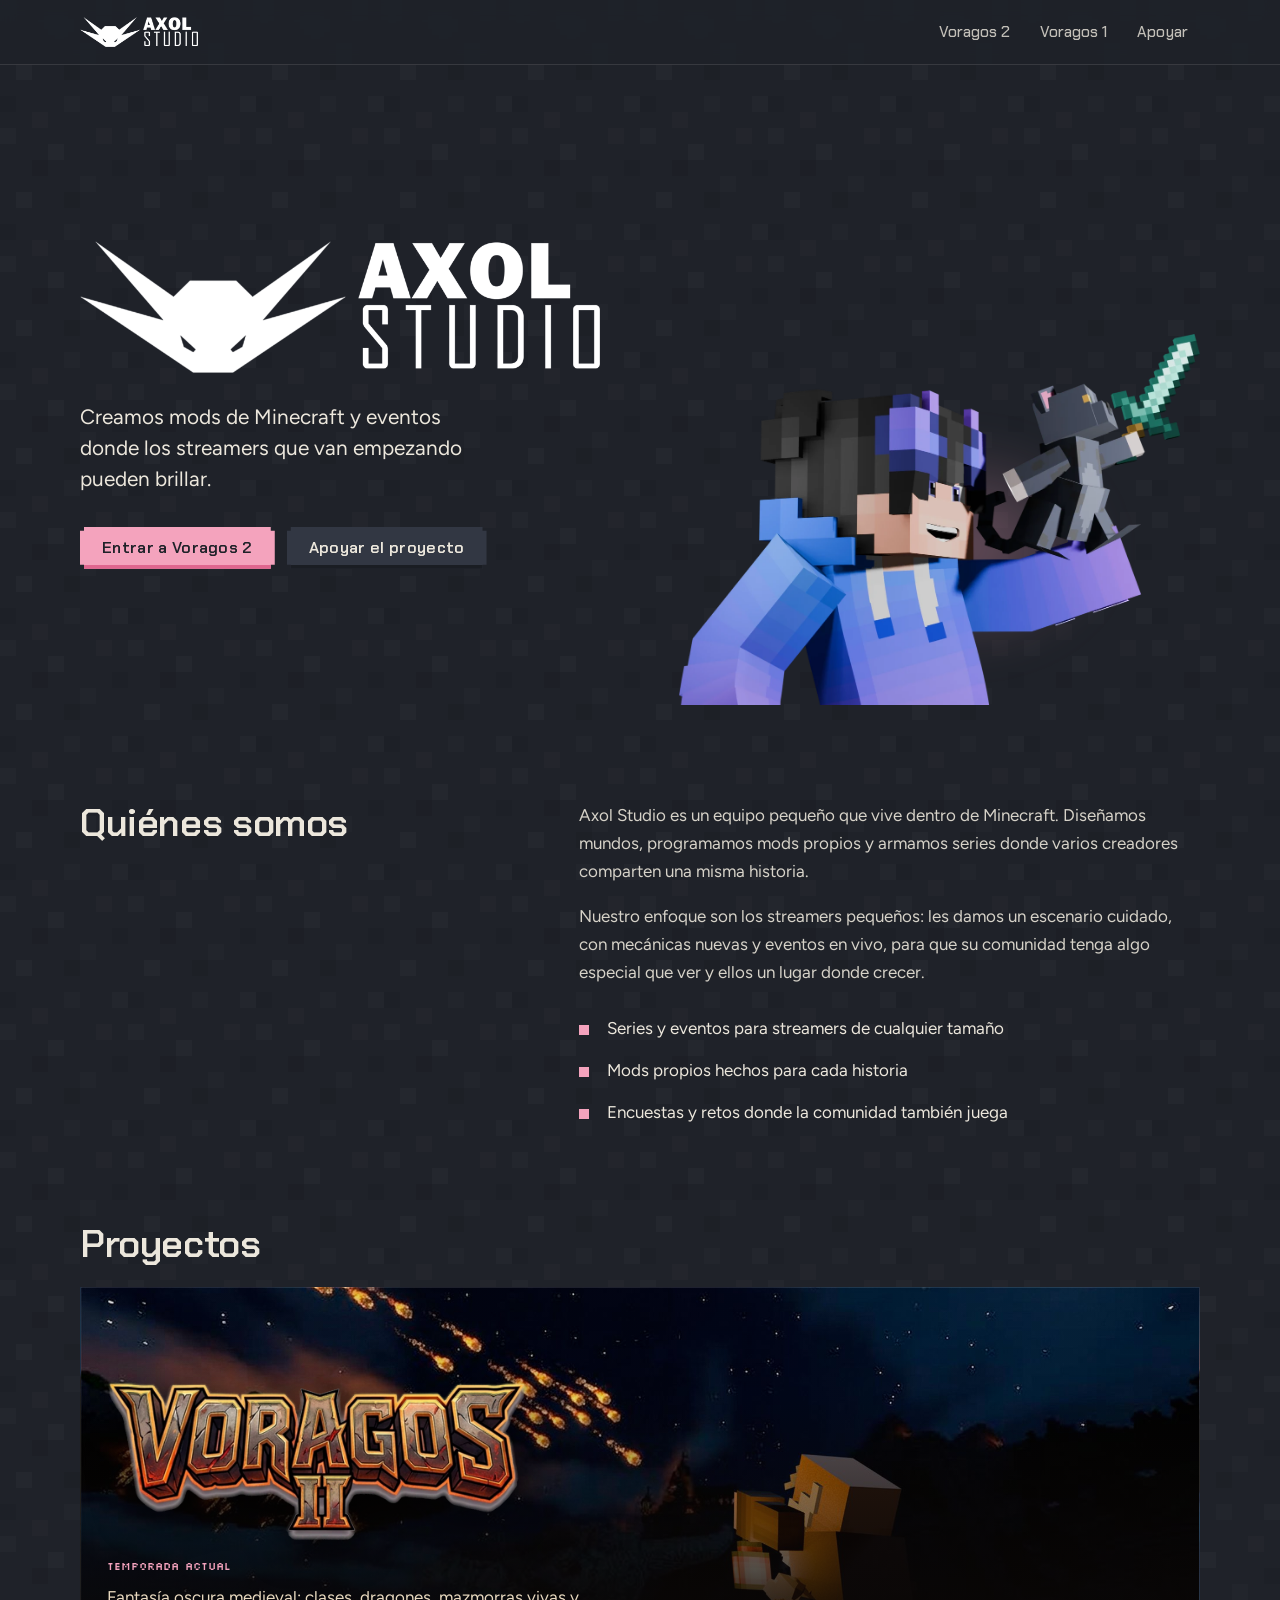
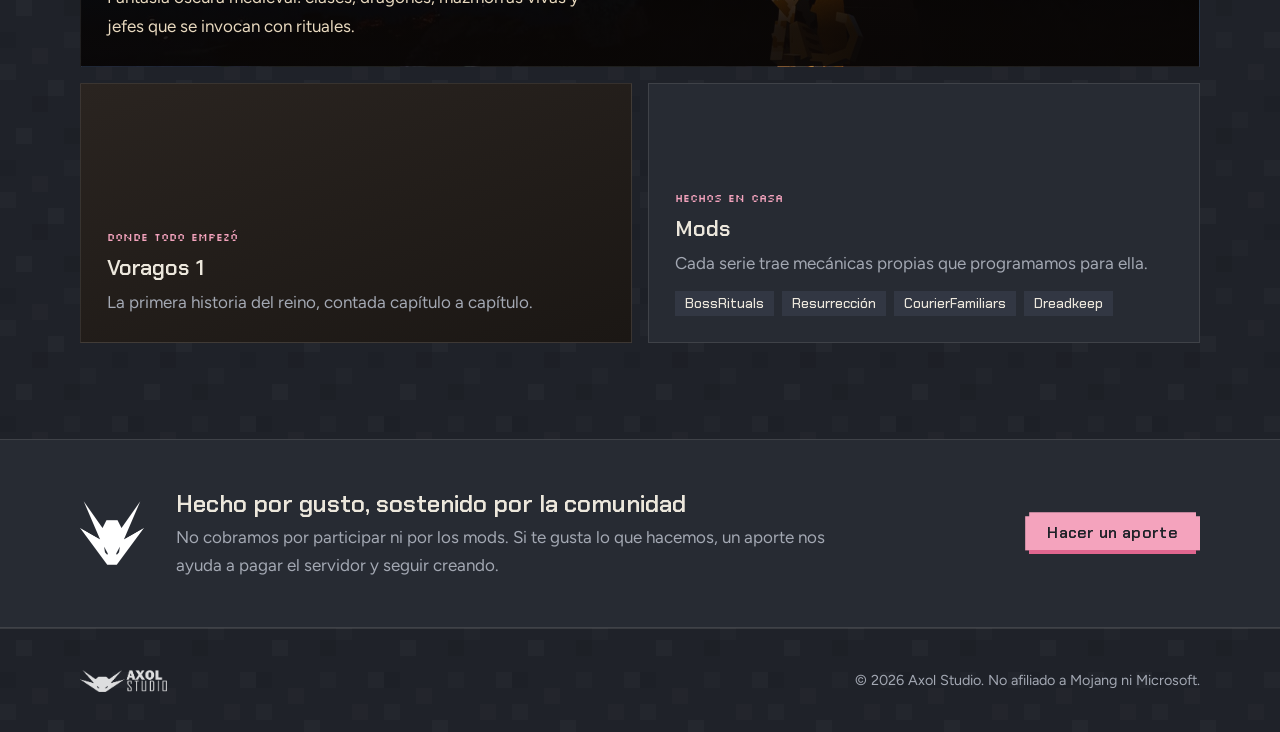
<file: index.html>
<!doctype html>
<html lang="es">
<head>
  <meta charset="utf-8">
  <meta name="viewport" content="width=device-width, initial-scale=1">
  <title>Axol Studio</title>
  <meta name="description" content="Axol Studio crea mods de Minecraft y organiza eventos para streamers que van empezando.">
  <link rel="icon" href="img/favicon.png">
  <meta property="og:title" content="Axol Studio">
  <meta property="og:description" content="Mods de Minecraft y eventos para streamers que van empezando.">
  <meta property="og:image" content="img/render-grupo.webp">
  <link rel="preconnect" href="https://fonts.googleapis.com">
  <link rel="preconnect" href="https://fonts.gstatic.com" crossorigin>
  <link href="https://fonts.googleapis.com/css2?family=Chakra+Petch:wght@500;600&family=Figtree:wght@400;500;600&family=Silkscreen&display=swap" rel="stylesheet">
  <link rel="stylesheet" href="css/axol.css?v=2">
</head>
<body>
  <header class="nav">
    <div class="wrap">
      <a class="nav-logo" href="./" aria-label="Axol Studio, inicio"><img src="img/axol-logo.png" alt="Axol Studio" width="900" height="228"></a>
      <nav class="nav-links" aria-label="Principal">
        <a href="voragos2.html">Voragos 2</a>
        <a href="voragos1.html">Voragos 1</a>
        <a href="donar.html">Apoyar</a>
      </nav>
    </div>
  </header>

  <main>
    <section class="hero">
      <div class="wrap">
        <div>
          <h1><img src="img/axol-logo.png" alt="Axol Studio" width="900" height="228"></h1>
          <p class="hero-lead">Creamos mods de Minecraft y eventos donde los streamers que van empezando pueden brillar.</p>
          <div class="hero-actions">
            <a class="btn" href="voragos2.html">Entrar a Voragos 2</a>
            <a class="btn ghost" href="donar.html">Apoyar el proyecto</a>
          </div>
        </div>
        <div class="hero-art">
          <img src="img/render-solo.webp" alt="Personaje de Minecraft con sudadera azul sosteniendo a su gato y una espada de diamante" width="1200" height="855">
        </div>
      </div>
    </section>

    <aside class="live" id="live" hidden aria-label="Streamers en vivo">
      <div class="wrap">
        <span class="live-title"><span class="live-dot"></span>En vivo ahora</span>
        <div class="live-list" id="liveList"></div>
      </div>
    </aside>

    <section class="block" id="nosotros">
      <div class="wrap about">
        <h2>Quiénes somos</h2>
        <div>
          <p>Axol Studio es un equipo pequeño que vive dentro de Minecraft. Diseñamos mundos, programamos mods propios y armamos series donde varios creadores comparten una misma historia.</p>
          <p>Nuestro enfoque son los streamers pequeños: les damos un escenario cuidado, con mecánicas nuevas y eventos en vivo, para que su comunidad tenga algo especial que ver y ellos un lugar donde crecer.</p>
          <ul class="about-points">
            <li>Series y eventos para streamers de cualquier tamaño</li>
            <li>Mods propios hechos para cada historia</li>
            <li>Encuestas y retos donde la comunidad también juega</li>
          </ul>
        </div>
      </div>
    </section>

    <section class="block" id="proyectos" style="padding-top:0">
      <div class="wrap">
        <h2>Proyectos</h2>
        <div class="projects">
          <a class="project v2" href="voragos2.html">
            <img src="img/voragos-logo.webp" alt="Voragos II" width="1000" height="380">
            <span class="tag">Temporada actual</span>
            <p>Fantasía oscura medieval: clases, dragones, mazmorras vivas y jefes que se invocan con rituales.</p>
          </a>
          <a class="project v1" href="voragos1.html">
            <span class="tag">Donde todo empezó</span>
            <h3>Voragos 1</h3>
            <p>La primera historia del reino, contada capítulo a capítulo.</p>
          </a>
          <div class="project mods">
            <span class="tag">Hechos en casa</span>
            <h3>Mods</h3>
            <p>Cada serie trae mecánicas propias que programamos para ella.</p>
            <div class="mod-list"><span>BossRituals</span><span>Resurrección</span><span>CourierFamiliars</span><span>Dreadkeep</span></div>
          </div>
        </div>
      </div>
    </section>

    <section class="support">
      <div class="wrap">
        <img src="img/axol-icon.png" alt="" width="256" height="256">
        <div>
          <h2>Hecho por gusto, sostenido por la comunidad</h2>
          <p>No cobramos por participar ni por los mods. Si te gusta lo que hacemos, un aporte nos ayuda a pagar el servidor y seguir creando.</p>
        </div>
        <a class="btn" href="donar.html">Hacer un aporte</a>
      </div>
    </section>
  </main>

  <footer>
    <div class="wrap">
      <img src="img/axol-logo.png" alt="Axol Studio" width="900" height="228">
      <div class="socials" id="socials"></div>
      <span>© <span id="year"></span> Axol Studio. No afiliado a Mojang ni Microsoft.</span>
    </div>
  </footer>

  <script src="js/common.js?v=3"></script>
  <script>
  (async () => {
    const A = window.Axol
    document.getElementById('year').textContent = new Date().getFullYear()

    const streamers = await A.load('streamers', [])
    const live = streamers.filter(A.isLive)
    if (live.length) {
      document.getElementById('liveList').innerHTML = live.map(s => {
        const url = A.liveUrl(s) || '#'
        return `<a class="live-chip" href="${A.esc(url)}" target="_blank" rel="noopener">
          <img src="${A.esc(A.skinFace(s, 56))}" alt="" width="28" height="28">
          <span>${A.esc(s.nombre)}</span>${A.icon(s.envivo.plataforma)}</a>`
      }).join('')
      document.getElementById('live').hidden = false
    }

    const sitio = await A.load('sitio', {})
    const redes = Object.assign({}, sitio.redes || {}, sitio.discord ? { discord: sitio.discord } : {})
    document.getElementById('socials').innerHTML = Object.entries(redes).filter(([, u]) => u)
      .map(([k, u]) => `<a href="${A.esc(u)}" target="_blank" rel="noopener" aria-label="${A.platform(k).name}">${A.icon(k)}</a>`).join('')
  })()
  </script>
</body>
</html>
</file>
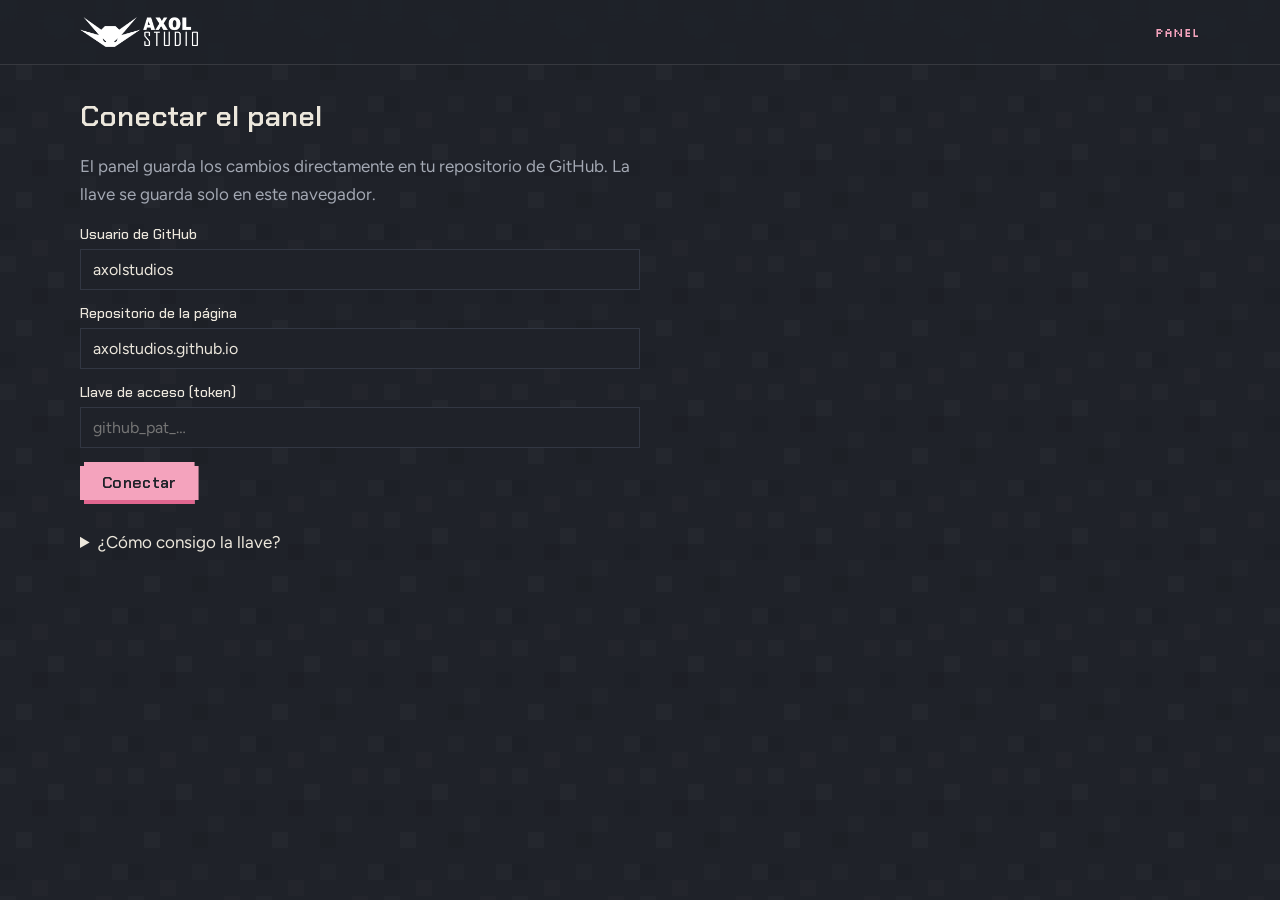
<file: admin.html>
<!doctype html>
<html lang="es">
<head>
  <meta charset="utf-8">
  <meta name="viewport" content="width=device-width, initial-scale=1">
  <meta name="robots" content="noindex, nofollow">
  <title>Panel — Axol Studio</title>
  <link rel="icon" href="img/favicon.png">
  <link rel="preconnect" href="https://fonts.googleapis.com">
  <link rel="preconnect" href="https://fonts.gstatic.com" crossorigin>
  <link href="https://fonts.googleapis.com/css2?family=Chakra+Petch:wght@500;600&family=Figtree:wght@400;500;600&family=Silkscreen&display=swap" rel="stylesheet">
  <link rel="stylesheet" href="css/axol.css?v=2">
  <link rel="stylesheet" href="css/admin.css?v=2">
</head>
<body>
  <header class="nav">
    <div class="wrap">
      <a class="nav-logo" href="./"><img src="img/axol-logo.png" alt="Axol Studio" width="900" height="228"></a>
      <span class="adm-badge">Panel</span>
    </div>
  </header>

  <main class="wrap adm">
    <!-- Conexión -->
    <section id="login" class="panel" hidden>
      <h1>Conectar el panel</h1>
      <p>El panel guarda los cambios directamente en tu repositorio de GitHub. La llave se guarda solo en este navegador.</p>
      <form id="loginForm" class="form">
        <label>Usuario de GitHub <input name="owner" required value="axolstudios" autocomplete="off"></label>
        <label>Repositorio de la página <input name="repo" required value="axolstudios.github.io" autocomplete="off"></label>
        <label>Llave de acceso (token) <input name="token" type="password" required autocomplete="off" placeholder="github_pat_…"></label>
        <button class="btn" type="submit">Conectar</button>
      </form>
      <details class="help">
        <summary>¿Cómo consigo la llave?</summary>
        <ol>
          <li>Abre <a href="https://github.com/settings/personal-access-tokens/new" target="_blank" rel="noopener">github.com/settings/personal-access-tokens/new</a>.</li>
          <li>Ponle un nombre (por ejemplo «Panel Axol») y una fecha de vencimiento.</li>
          <li>En «Repository access» elige «Only select repositories» y selecciona <b>axolstudios.github.io</b>.</li>
          <li>En «Permissions → Repository permissions», pon <b>Contents</b> en «Read and write».</li>
          <li>Pulsa «Generate token», copia la llave y pégala aquí. No la compartas con nadie.</li>
        </ol>
      </details>
    </section>

    <!-- Panel -->
    <section id="app" hidden>
      <div class="adm-top">
        <nav class="tabs" role="tablist">
          <button role="tab" data-tab="live" aria-selected="true">En vivo</button>
          <button role="tab" data-tab="news">Noticias</button>
          <button role="tab" data-tab="polls">Encuestas</button>
          <button role="tab" data-tab="streamers">Streamers</button>
          <button role="tab" data-tab="regs">Registros</button>
          <button role="tab" data-tab="v1">Voragos 1</button>
          <button role="tab" data-tab="donate">Donaciones</button>
          <button role="tab" data-tab="site">Enlaces</button>
        </nav>
        <button class="link" id="logout" type="button">Desconectar</button>
      </div>

      <div class="tab" id="tab-live"></div>
      <div class="tab" id="tab-news" hidden></div>
      <div class="tab" id="tab-polls" hidden></div>
      <div class="tab" id="tab-streamers" hidden></div>
      <div class="tab" id="tab-regs" hidden></div>
      <div class="tab" id="tab-v1" hidden></div>
      <div class="tab" id="tab-donate" hidden></div>
      <div class="tab" id="tab-site" hidden></div>
    </section>
  </main>

  <div class="toast" id="toast" role="status" aria-live="polite"></div>

  <script src="js/common.js?v=3"></script>
  <script src="js/admin-registros.js?v=1"></script>
  <script src="js/admin.js?v=7"></script>
</body>
</html>
</file>
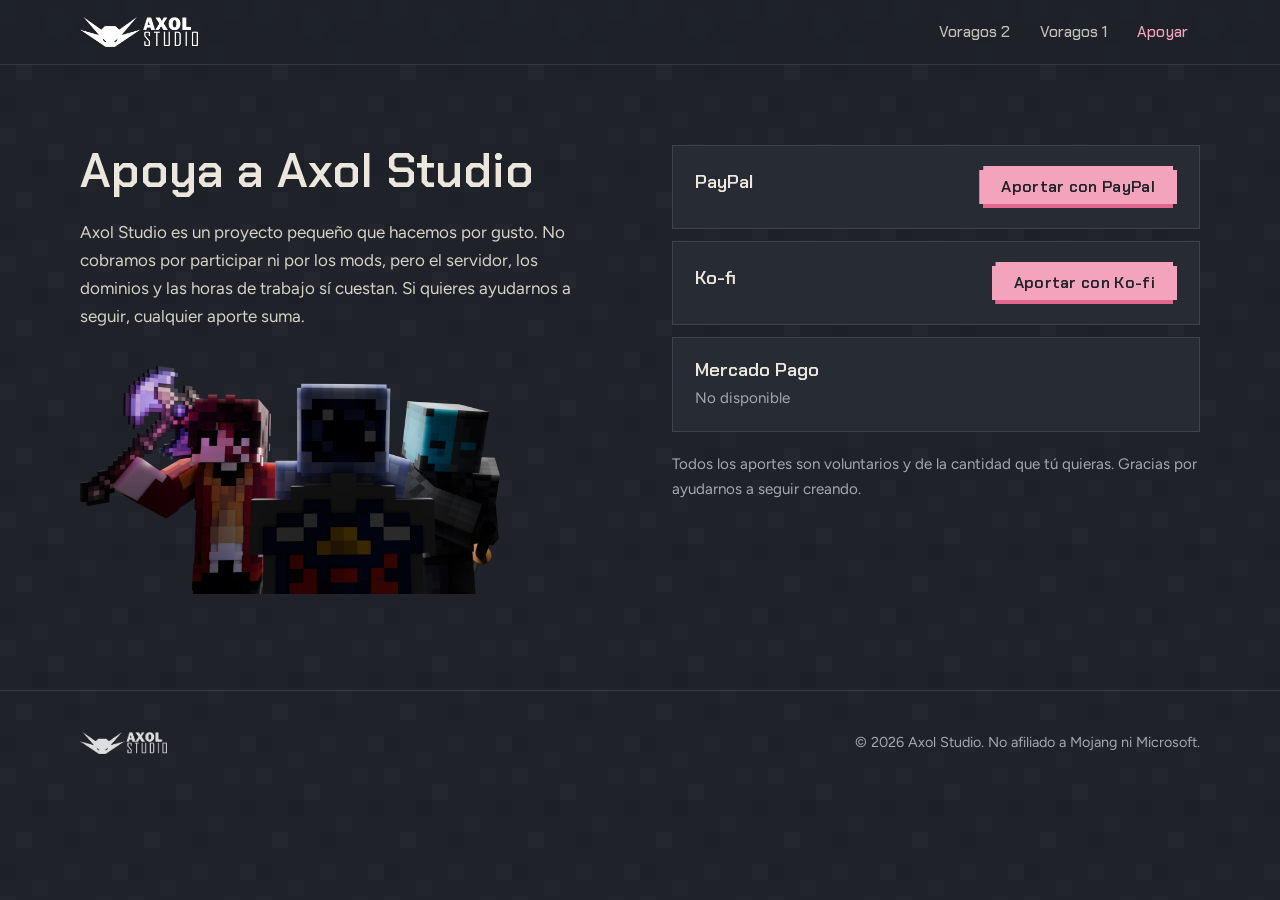
<file: donar.html>
<!doctype html>
<html lang="es">
<head>
  <meta charset="utf-8">
  <meta name="viewport" content="width=device-width, initial-scale=1">
  <title>Apoyar — Axol Studio</title>
  <meta name="description" content="Apoya a Axol Studio con un aporte voluntario.">
  <link rel="icon" href="img/favicon.png">
  <link rel="preconnect" href="https://fonts.googleapis.com">
  <link rel="preconnect" href="https://fonts.gstatic.com" crossorigin>
  <link href="https://fonts.googleapis.com/css2?family=Chakra+Petch:wght@500;600&family=Figtree:wght@400;500;600&family=Silkscreen&display=swap" rel="stylesheet">
  <link rel="stylesheet" href="css/axol.css?v=2">
</head>
<body>
  <header class="nav">
    <div class="wrap">
      <a class="nav-logo" href="./" aria-label="Axol Studio, inicio"><img src="img/axol-logo.png" alt="Axol Studio" width="900" height="228"></a>
      <nav class="nav-links" aria-label="Principal">
        <a href="voragos2.html">Voragos 2</a>
        <a href="voragos1.html">Voragos 1</a>
        <a href="donar.html" aria-current="page">Apoyar</a>
      </nav>
    </div>
  </header>

  <main class="donate">
    <div class="wrap">
      <div class="donate-msg">
        <h1>Apoya a Axol Studio</h1>
        <div id="msg"></div>
        <img class="donate-art" src="img/render-grupo.webp" alt="Tres personajes de Minecraft con un hacha, un escudo y una espada" width="1384" height="752">
      </div>
      <div>
        <div class="methods" id="methods"></div>
        <p class="empty" style="margin-top:20px;font-size:.95rem">Todos los aportes son voluntarios y de la cantidad que tú quieras. Gracias por ayudarnos a seguir creando.</p>
      </div>
    </div>
  </main>

  <footer>
    <div class="wrap">
      <img src="img/axol-logo.png" alt="Axol Studio" width="900" height="228">
      <span>© <span id="year"></span> Axol Studio. No afiliado a Mojang ni Microsoft.</span>
    </div>
  </footer>

  <script src="js/common.js?v=3"></script>
  <script>
  (async () => {
    const A = window.Axol
    document.getElementById('year').textContent = new Date().getFullYear()
    const d = await A.load('donaciones', { metodos: [] })
    document.getElementById('msg').innerHTML = A.rich(d.mensaje || '')
    const m = (d.metodos || []).filter(x => x.nombre)
    document.getElementById('methods').innerHTML = m.length ? m.map(x => `
      <div class="method">
        <h3>${A.esc(x.nombre)}</h3>
        <p>${A.esc(x.detalle || '')}</p>
        ${x.url ? `<a class="btn" href="${A.esc(x.url)}" target="_blank" rel="noopener">Aportar con ${A.esc(x.nombre)}</a>` : ''}
      </div>`).join('') : '<p class="empty">Muy pronto podrás apoyarnos desde aquí.</p>'
  })()
  </script>
</body>
</html>
</file>
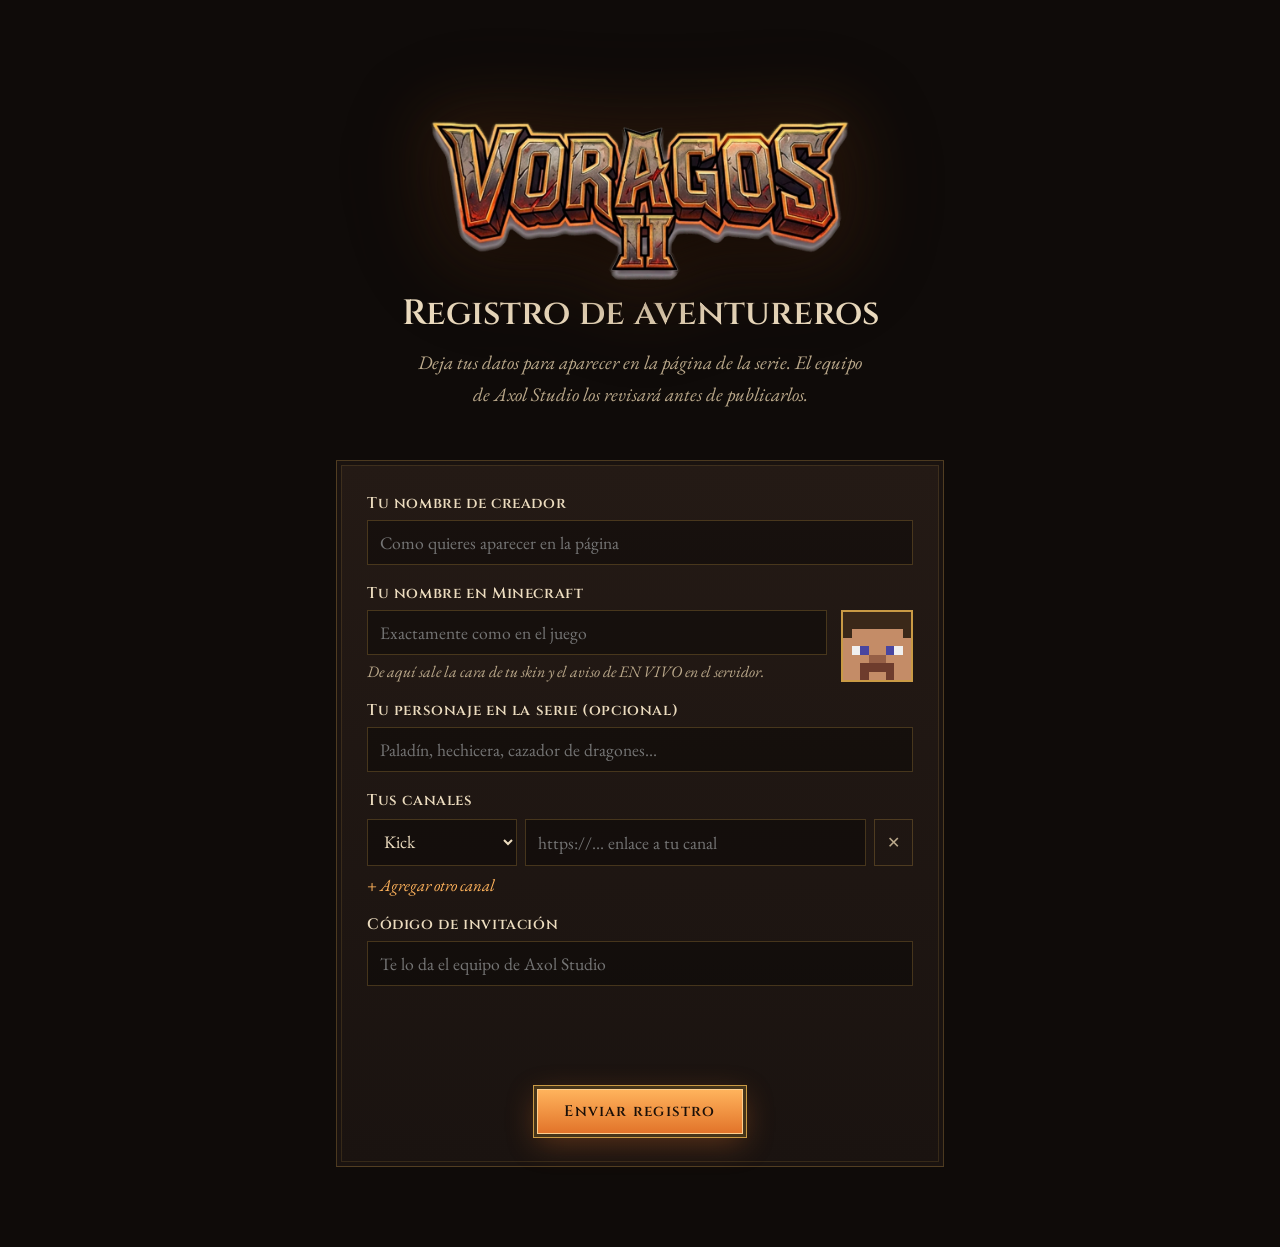
<file: registro.html>
<!doctype html>
<html lang="es">
<head>
  <meta charset="utf-8">
  <meta name="viewport" content="width=device-width, initial-scale=1">
  <meta name="robots" content="noindex">
  <title>Registro de aventureros — Voragos II</title>
  <link rel="icon" href="img/favicon.png">
  <link rel="preconnect" href="https://fonts.googleapis.com">
  <link rel="preconnect" href="https://fonts.gstatic.com" crossorigin>
  <link href="https://fonts.googleapis.com/css2?family=Cinzel:wght@500;600;700&family=EB+Garamond:ital,wght@0,400;0,500;1,400&display=swap" rel="stylesheet">
  <link rel="stylesheet" href="css/voragos.css?v=3">
  <style>
    .reg { max-width: 640px; margin: 0 auto; padding: 120px 16px 80px; }
    .reg .vhero-logo { width: min(420px, 80vw); margin: 0 auto 10px; animation: none; }
    .reg-form { padding: 32px 30px; display: grid; gap: 18px; }
    .reg-form label { display: grid; gap: 6px; font: 600 .95rem var(--display); letter-spacing: .04em; }
    .reg-form small { font: italic 400 1rem var(--body); color: var(--parch-dim); letter-spacing: 0; }
    .reg-form input, .reg-form select { font: 400 1.1rem var(--body); color: var(--parch); background: rgba(0,0,0,.35); border: 1px solid var(--line); padding: 10px 12px; width: 100%; }
    .reg-form input:focus, .reg-form select:focus { outline: none; border-color: var(--ember); }
    .nick-row { display: grid; grid-template-columns: 1fr 72px; gap: 14px; align-items: end; }
    .nick-row img { width: 72px; height: 72px; image-rendering: pixelated; border: 2px solid var(--gold); background: #000; }
    .pf { display: grid; grid-template-columns: 150px 1fr auto; gap: 8px; }
    .pf button { background: none; border: 1px solid var(--line); color: var(--parch-dim); font: 1rem var(--body); padding: 0 12px; cursor: pointer; }
    .add { justify-self: start; background: none; border: 0; color: var(--ember-hot); font: italic 1.05rem var(--body); cursor: pointer; padding: 0; }
    .msg { text-align: center; font-style: italic; min-height: 1.5em; }
    .msg.err { color: #ff9a8a; }
    .done { text-align: center; padding: 40px 24px; }
    .done h2 { font: 600 1.8rem var(--display); margin: 0 0 10px; }
    @media (max-width: 560px) { .pf { grid-template-columns: 1fr; } .reg-form { padding: 24px 18px; } }
  </style>
</head>
<body>
  <main class="reg">
    <div class="vhead">
      <img class="vhero-logo" src="img/voragos-logo.webp" alt="Voragos II" width="1000" height="380">
      <h1 style="font:600 clamp(1.6rem,4vw,2.2rem) var(--display);margin:10px 0 0">Registro de aventureros</h1>
      <p>Deja tus datos para aparecer en la página de la serie. El equipo de Axol Studio los revisará antes de publicarlos.</p>
    </div>

    <div id="closed" class="frame done" hidden>
      <h2>El registro está cerrado</h2>
      <p>Si eres parte de la serie y aún no apareces, habla con el equipo de Axol Studio.</p>
    </div>

    <form id="form" class="frame reg-form" hidden>
      <label>Tu nombre de creador
        <input name="nombre" required maxlength="40" placeholder="Como quieres aparecer en la página">
      </label>
      <div class="nick-row">
        <label>Tu nombre en Minecraft
          <input name="nick" required maxlength="16" pattern="[A-Za-z0-9_]{3,16}" placeholder="Exactamente como en el juego">
          <small>De aquí sale la cara de tu skin y el aviso de EN VIVO en el servidor.</small>
        </label>
        <img id="face" src="img/cara.png" alt="" width="72" height="72">
      </div>
      <label>Tu personaje en la serie (opcional)
        <input name="rol" maxlength="40" placeholder="Paladín, hechicera, cazador de dragones…">
      </label>
      <div style="display:grid;gap:8px">
        <span style="font:600 .95rem var(--display);letter-spacing:.04em">Tus canales</span>
        <div id="pfs" style="display:grid;gap:8px"></div>
        <button type="button" class="add" id="addPf">+ Agregar otro canal</button>
      </div>
      <label id="codeLabel">Código de invitación
        <input name="codigo" maxlength="40" autocomplete="off" placeholder="Te lo da el equipo de Axol Studio">
      </label>
      <p class="msg" id="msg"></p>
      <button class="vbtn" type="submit" style="justify-self:center">Enviar registro</button>
    </form>

    <div id="done" class="frame done" hidden>
      <h2>¡Registro enviado!</h2>
      <p>Gracias. Aparecerás en la página de Voragos II cuando el equipo apruebe tu registro.</p>
      <p><a href="voragos2.html">Ver la página de la serie</a></p>
    </div>
  </main>

  <script src="js/common.js?v=3"></script>
  <script src="js/registro.js?v=1"></script>
</body>
</html>
</file>
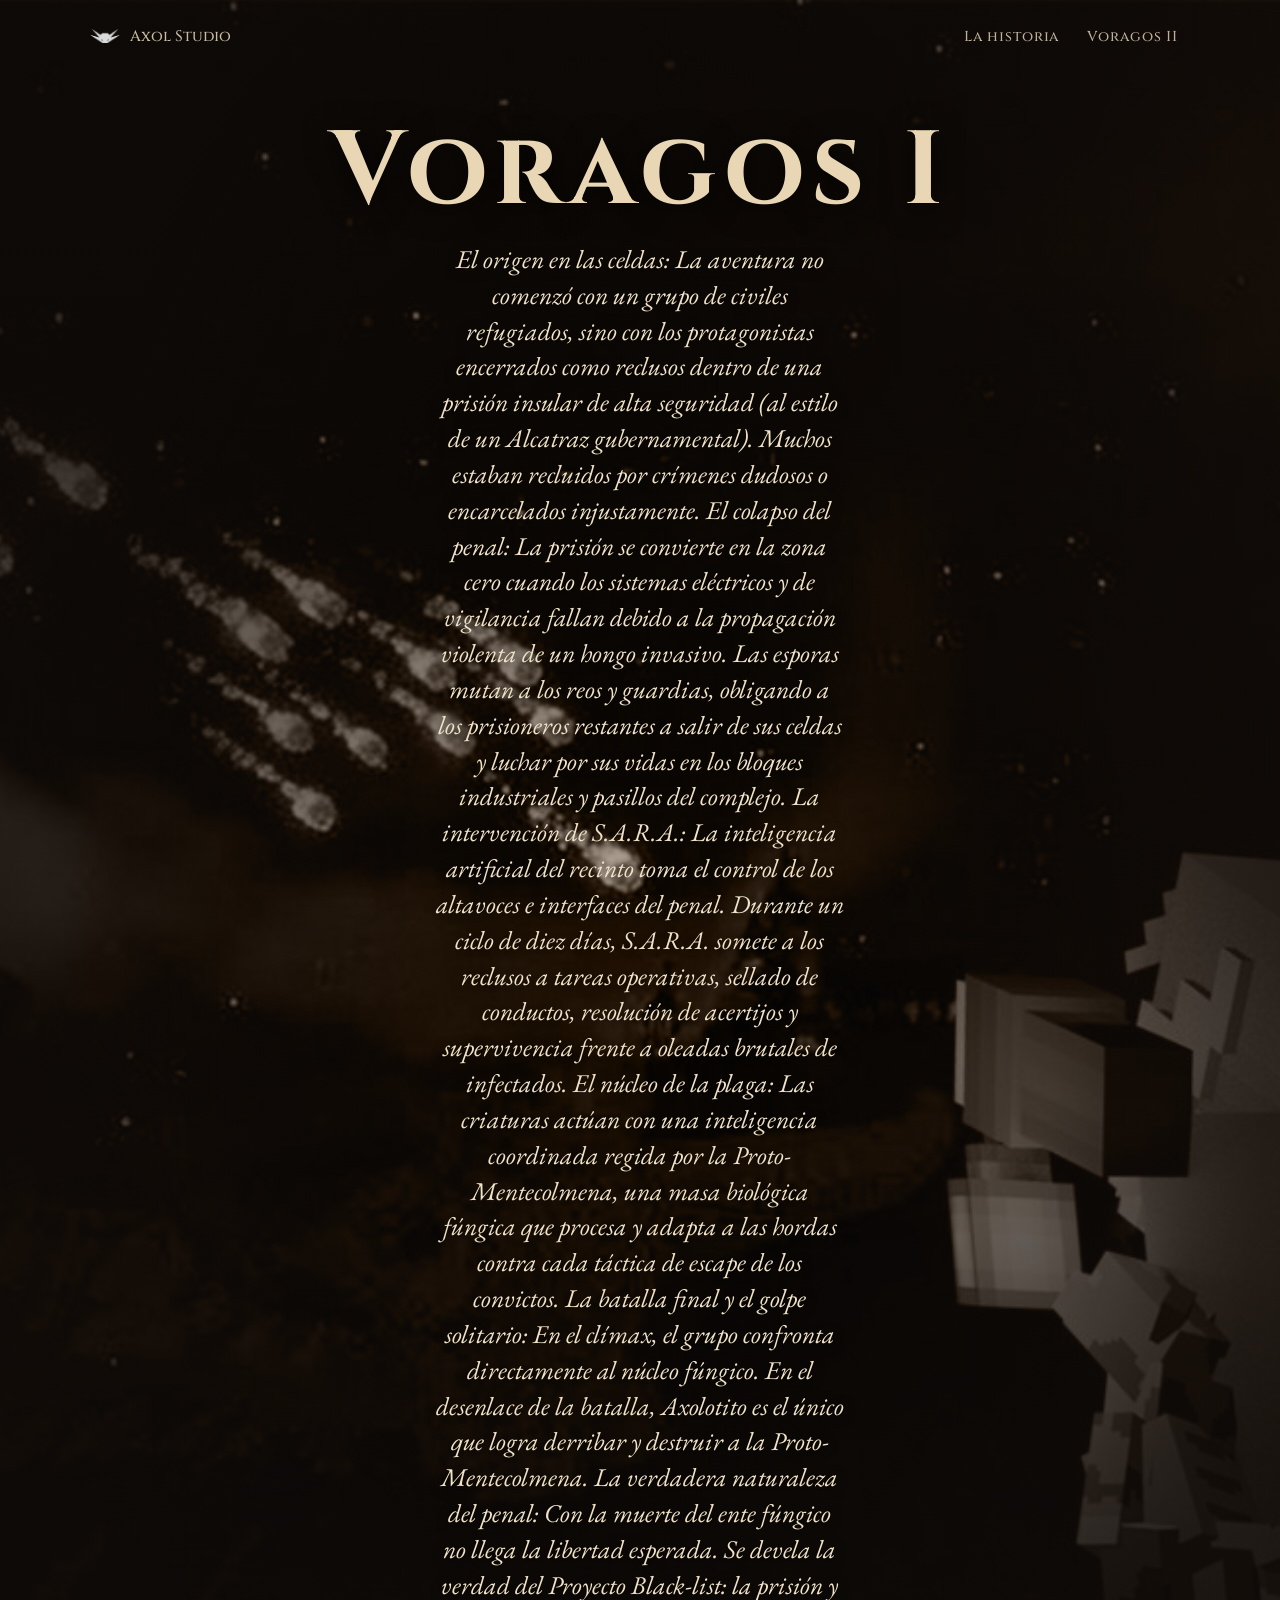
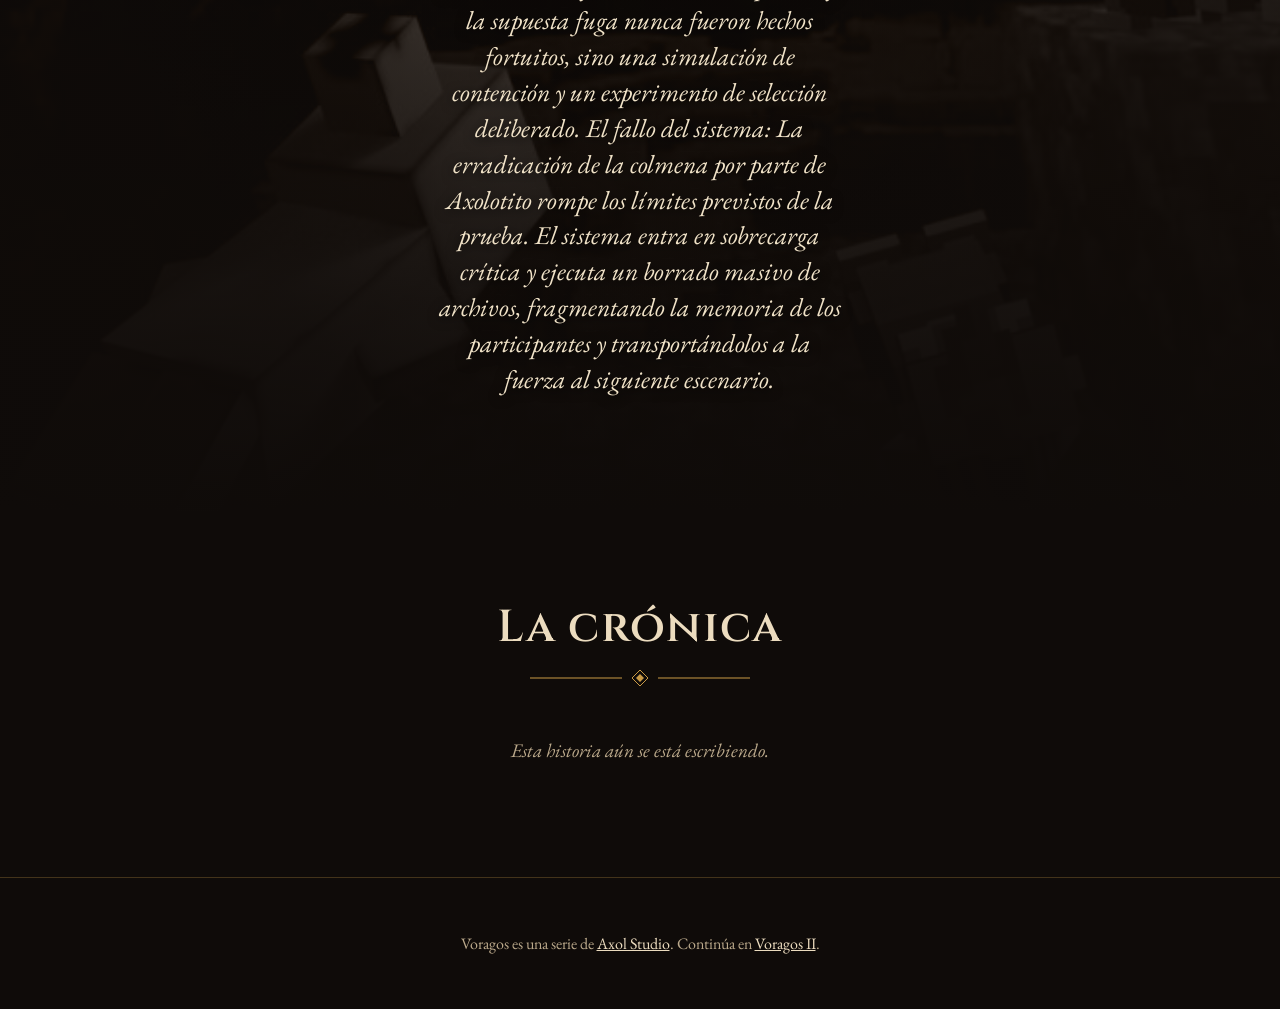
<file: voragos1.html>
<!doctype html>
<html lang="es">
<head>
  <meta charset="utf-8">
  <meta name="viewport" content="width=device-width, initial-scale=1">
  <title>Voragos I — Axol Studio</title>
  <meta name="description" content="La historia de Voragos I, la primera serie de Axol Studio.">
  <link rel="icon" href="img/favicon.png">
  <link rel="preconnect" href="https://fonts.googleapis.com">
  <link rel="preconnect" href="https://fonts.gstatic.com" crossorigin>
  <link href="https://fonts.googleapis.com/css2?family=Cinzel:wght@500;600;700&family=EB+Garamond:ital,wght@0,400;0,500;1,400&display=swap" rel="stylesheet">
  <link rel="stylesheet" href="css/voragos.css?v=2">
</head>
<body>
  <header class="vnav">
    <div class="wrap">
      <a class="vnav-home" href="./"><img src="img/axol-icon.png" alt="" width="256" height="256"><span>Axol Studio</span></a>
      <nav class="vnav-links" aria-label="Secciones">
        <a href="#historia">La historia</a>
        <a href="voragos2.html">Voragos II</a>
      </nav>
    </div>
  </header>

  <main>
    <section class="vhero v1hero">
      <div class="vhero-inner">
        <h1 class="v1-title">Voragos I</h1>
        <p class="vhero-tag" id="intro">Antes de que cayeran las estrellas, hubo una primera historia.</p>
      </div>
    </section>

    <section class="vsec" id="historia">
      <div class="wrap">
        <div class="vhead">
          <h2>La crónica</h2>
          <svg class="orn" viewBox="0 0 220 18" aria-hidden="true"><path d="M0 9h92M128 9h92" stroke="currentColor" stroke-width="1"/><path d="M110 1l8 8-8 8-8-8z" fill="none" stroke="currentColor"/><path d="M110 5l4 4-4 4-4-4z" fill="currentColor"/></svg>
        </div>
        <div class="chron" id="chron"><p class="empty-v">Esta historia aún se está escribiendo.</p></div>
      </div>
    </section>
  </main>

  <footer class="vfoot">
    <p>Voragos es una serie de <a href="./">Axol Studio</a>. Continúa en <a href="voragos2.html">Voragos II</a>.</p>
  </footer>

  <script src="js/common.js?v=3"></script>
  <script>
  (async () => {
    const A = window.Axol
    const d = await A.load('voragos1', { capitulos: [] })
    if (d.intro) document.getElementById('intro').textContent = d.intro
    if (d.capitulos && d.capitulos.length) {
      document.getElementById('chron').innerHTML = d.capitulos.map(c => `
        <article class="chapter">
          <h3>${A.esc(c.titulo)}</h3>
          ${c.imagen ? `<img src="${A.esc(c.imagen)}" alt="" loading="lazy">` : ''}
          ${A.rich(c.texto)}
        </article>`).join('')
    }
  })()
  </script>
</body>
</html>
</file>
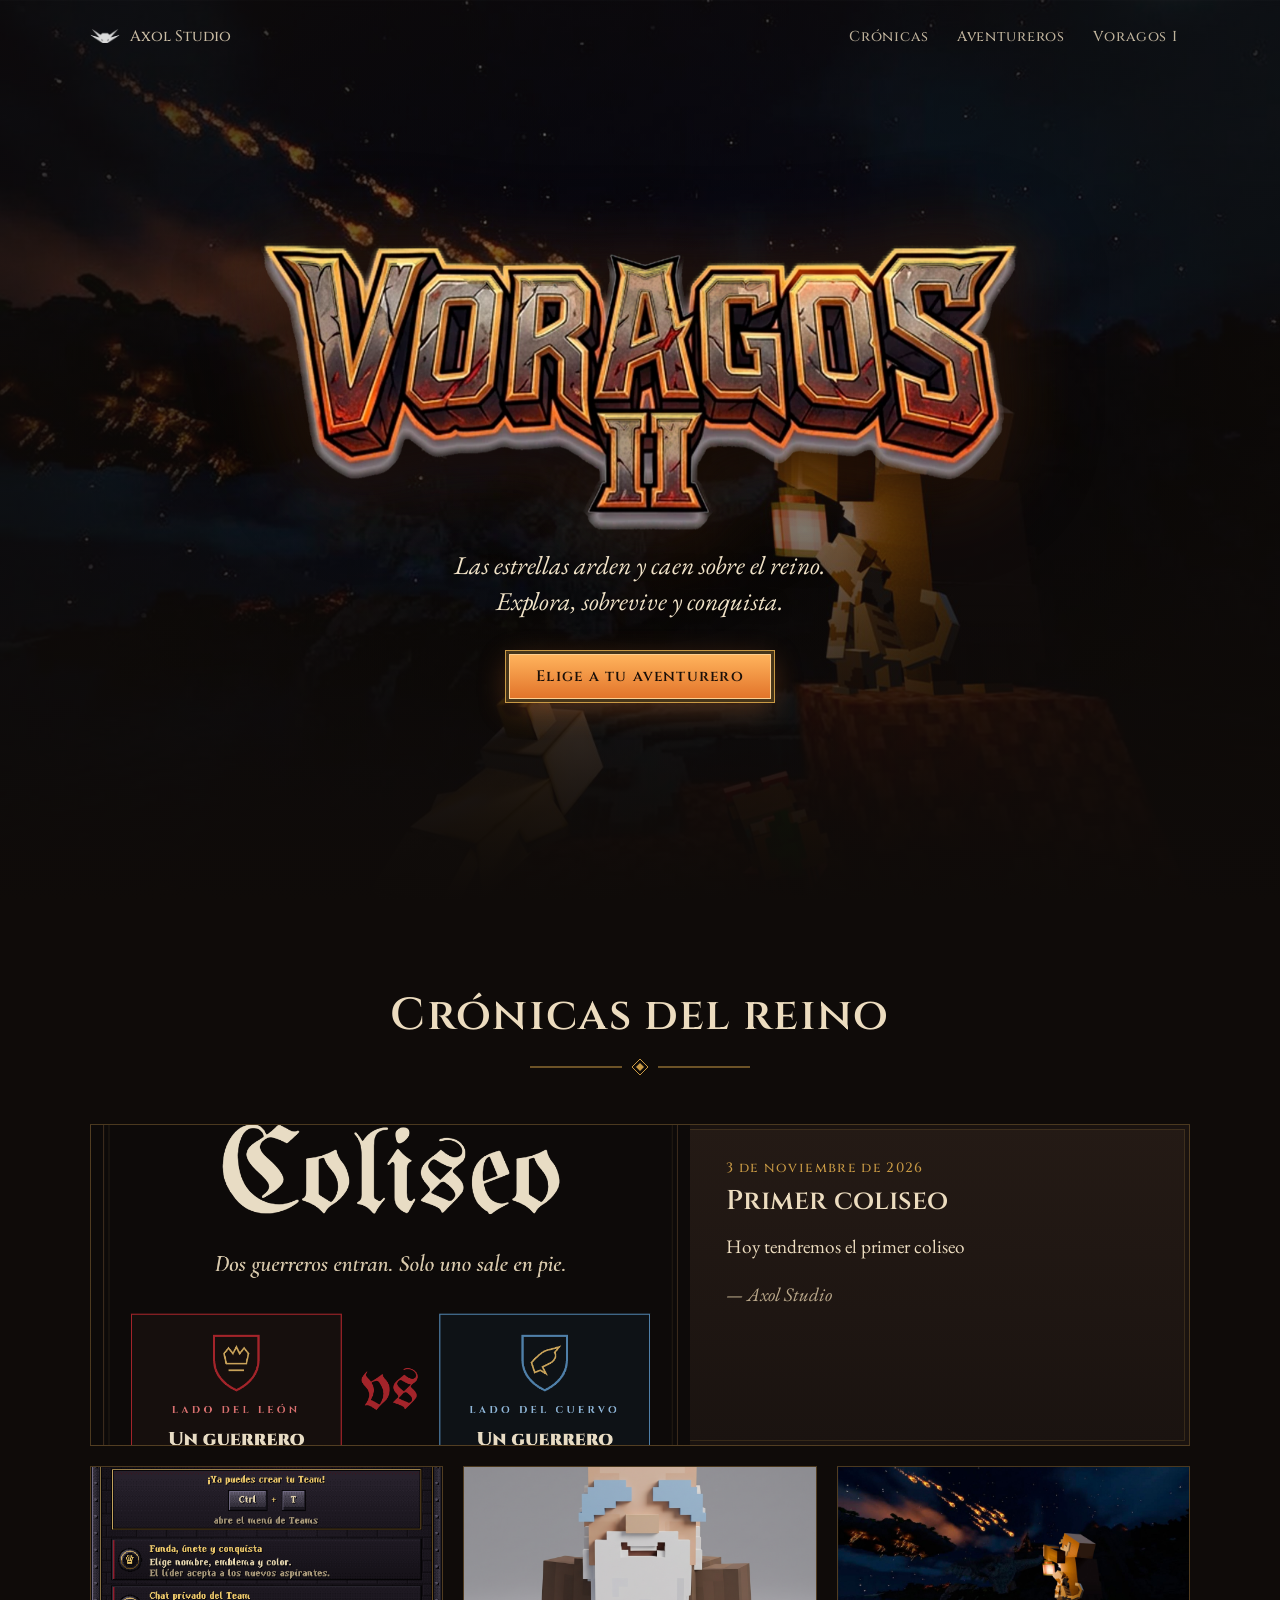
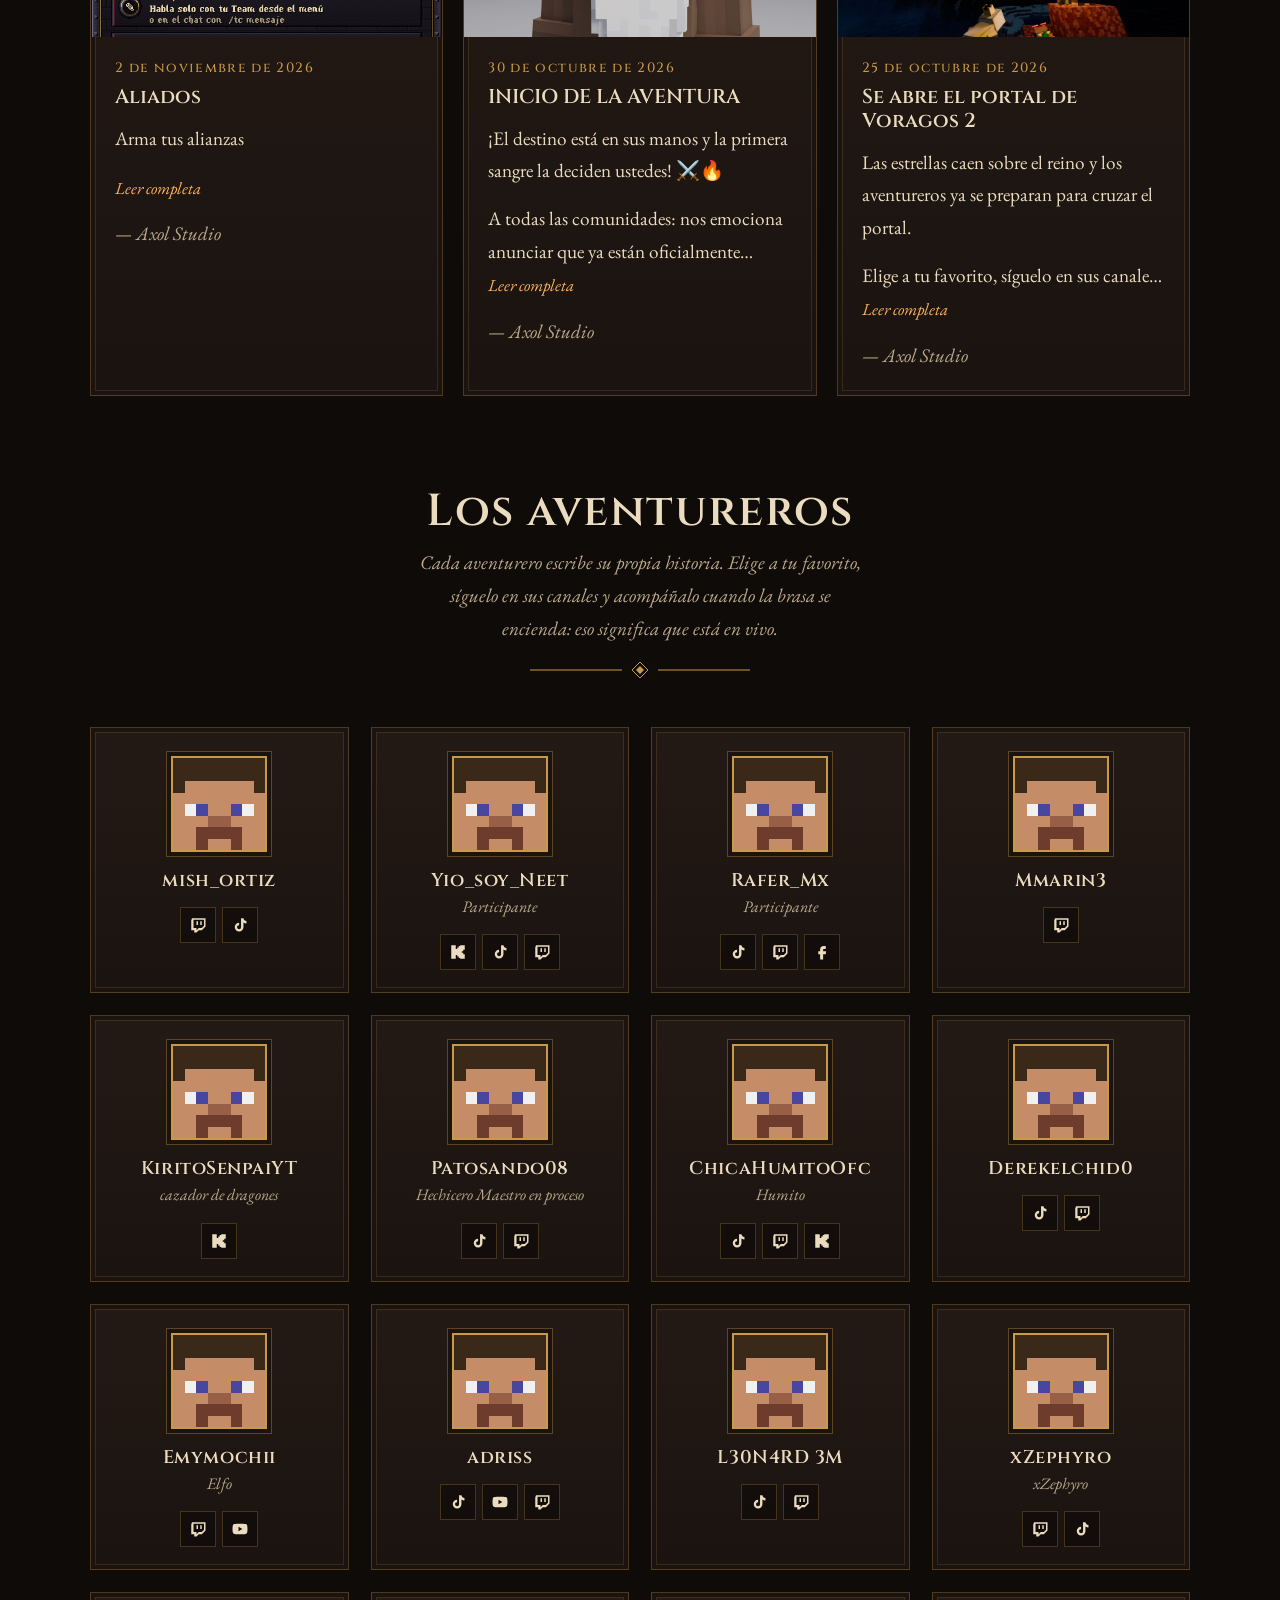
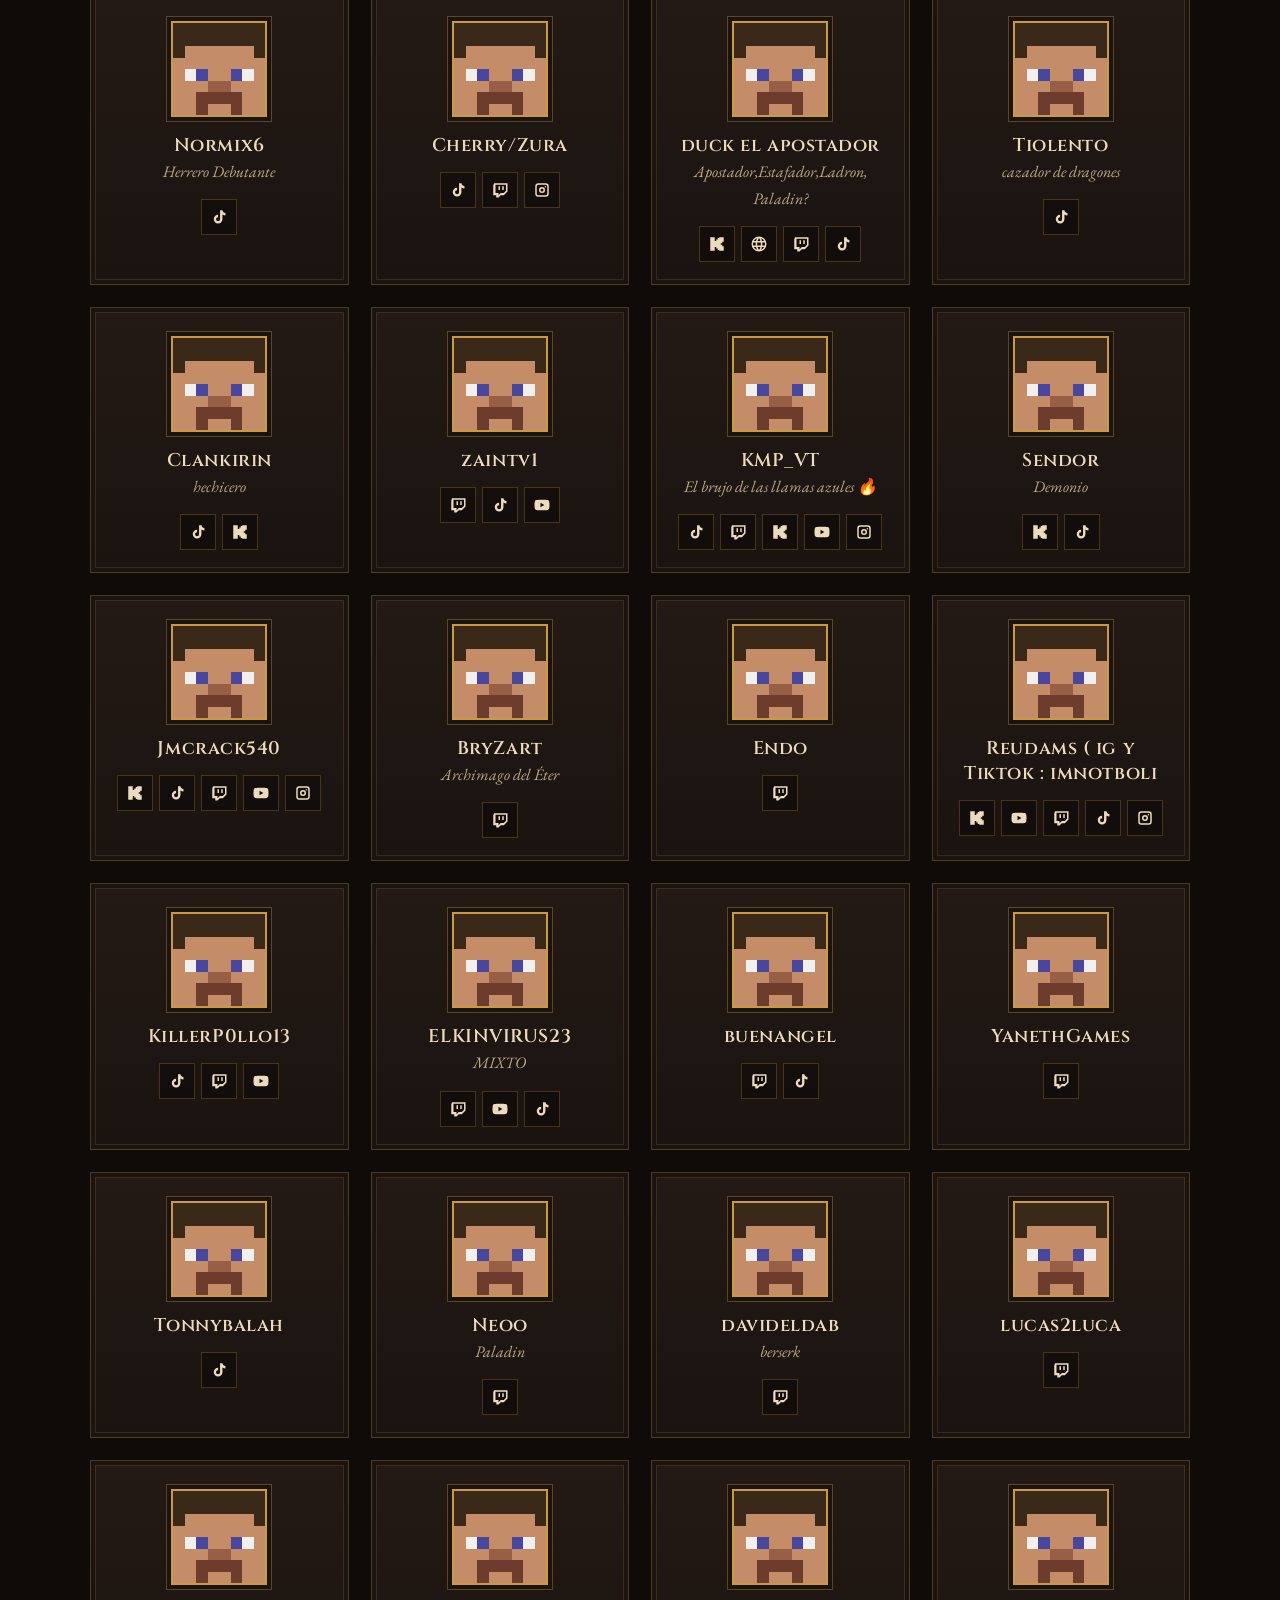
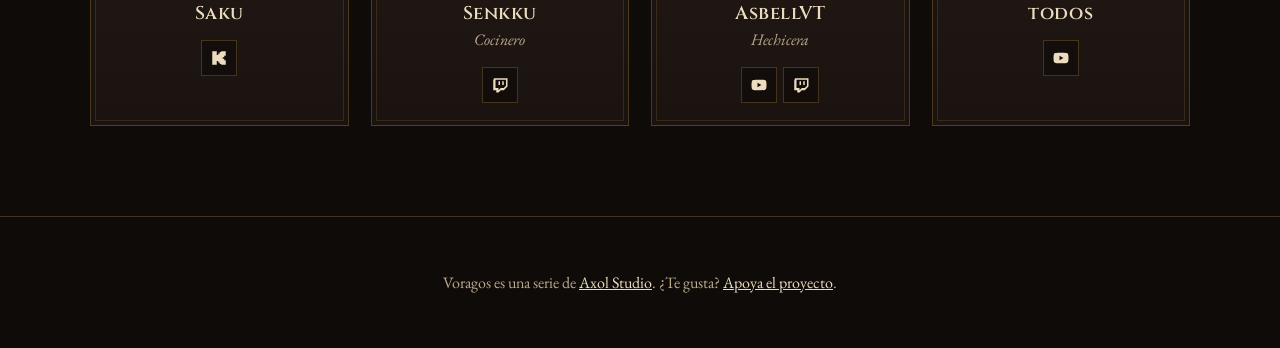
<file: voragos2.html>
<!doctype html>
<html lang="es">
<head>
  <meta charset="utf-8">
  <meta name="viewport" content="width=device-width, initial-scale=1">
  <title>Voragos II — Axol Studio</title>
  <meta name="description" content="Voragos II: serie de Minecraft de fantasía oscura medieval de Axol Studio. Noticias, aventureros y cómo unirte.">
  <link rel="icon" href="img/favicon.png">
  <meta property="og:title" content="Voragos II">
  <meta property="og:image" content="img/voragos-fondo.jpg">
  <link rel="alternate" type="application/rss+xml" title="Noticias de Voragos" href="feed/noticias.xml">
  <link rel="preconnect" href="https://fonts.googleapis.com">
  <link rel="preconnect" href="https://fonts.gstatic.com" crossorigin>
  <link href="https://fonts.googleapis.com/css2?family=Cinzel:wght@500;600;700&family=EB+Garamond:ital,wght@0,400;0,500;1,400&display=swap" rel="stylesheet">
  <link rel="stylesheet" href="css/voragos.css?v=2">
</head>
<body>
  <header class="vnav">
    <div class="wrap">
      <a class="vnav-home" href="./"><img src="img/axol-icon.png" alt="" width="256" height="256"><span>Axol Studio</span></a>
      <nav class="vnav-links" aria-label="Secciones">
        <a href="#encuesta" id="navPoll" hidden>Encuesta</a>
        <a href="#cronicas">Crónicas</a>
        <a href="#aventureros">Aventureros</a>
        <a href="voragos1.html">Voragos I</a>
      </nav>
    </div>
  </header>

  <main>
    <section class="vhero">
      <div class="embers" aria-hidden="true" id="embers"></div>
      <div class="vhero-inner">
        <h1 style="margin:0"><img class="vhero-logo" src="img/voragos-logo.webp" alt="Voragos II" width="1000" height="380"></h1>
        <p class="vhero-tag">Las estrellas arden y caen sobre el reino. Explora, sobrevive y conquista.</p>
        <div class="vhero-actions">
          <a class="vbtn" href="#aventureros">Elige a tu aventurero</a>
          <a class="vbtn alt" href="#encuesta" id="heroPoll" hidden>Vota en la encuesta</a>
        </div>
      </div>
    </section>

    <section class="vsec" id="encuesta" hidden>
      <div class="wrap">
        <div class="vhead">
          <h2 id="pollQ">La encuesta</h2>
          <p id="pollSub">Elige con cuidado: solo tienes un voto.</p>
          <svg class="orn" viewBox="0 0 220 18" aria-hidden="true"><path d="M0 9h92M128 9h92" stroke="currentColor" stroke-width="1"/><path d="M110 1l8 8-8 8-8-8z" fill="none" stroke="currentColor"/><path d="M110 5l4 4-4 4-4-4z" fill="currentColor"/></svg>
        </div>
        <div class="poll" id="poll"></div>
        <p class="poll-total" id="pollTotal"></p>
      </div>
    </section>

    <section class="vsec" id="cronicas">
      <div class="wrap">
        <div class="vhead">
          <h2>Crónicas del reino</h2>
          <svg class="orn" viewBox="0 0 220 18" aria-hidden="true"><path d="M0 9h92M128 9h92" stroke="currentColor" stroke-width="1"/><path d="M110 1l8 8-8 8-8-8z" fill="none" stroke="currentColor"/><path d="M110 5l4 4-4 4-4-4z" fill="currentColor"/></svg>
        </div>
        <div id="news"><p class="empty-v">Cargando crónicas…</p></div>
      </div>
    </section>

    <section class="vsec" id="aventureros" style="padding-top:0">
      <div class="wrap">
        <div class="vhead">
          <h2>Los aventureros</h2>
          <p>Cada aventurero escribe su propia historia. Elige a tu favorito, síguelo en sus canales y acompáñalo cuando la brasa se encienda: eso significa que está en vivo.</p>
          <svg class="orn" viewBox="0 0 220 18" aria-hidden="true"><path d="M0 9h92M128 9h92" stroke="currentColor" stroke-width="1"/><path d="M110 1l8 8-8 8-8-8z" fill="none" stroke="currentColor"/><path d="M110 5l4 4-4 4-4-4z" fill="currentColor"/></svg>
        </div>
        <div class="heroes" id="heroes"></div>
      </div>
    </section>

  </main>

  <footer class="vfoot">
    <p>Voragos es una serie de <a href="./">Axol Studio</a>. ¿Te gusta? <a href="donar.html">Apoya el proyecto</a>.</p>
  </footer>

  <script src="js/common.js?v=3"></script>
  <script src="js/encuesta.js?v=3"></script>
  <script>
  (async () => {
    const A = window.Axol

    // Brasas
    if (!matchMedia('(prefers-reduced-motion: reduce)').matches) {
      const box = document.getElementById('embers')
      for (let i = 0; i < 22; i++) {
        const e = document.createElement('i')
        e.style.left = Math.random() * 100 + '%'
        e.style.animationDuration = 7 + Math.random() * 9 + 's'
        e.style.animationDelay = -Math.random() * 14 + 's'
        e.style.setProperty('--dx', (Math.random() * 120 - 60) + 'px')
        box.appendChild(e)
      }
    }

    // Noticias
    const news = (await A.load('noticias', [])).filter(n => !n.proyecto || n.proyecto === 'voragos2')
      .sort((a, b) => new Date(b.fecha) - new Date(a.fecha))
    const box = document.getElementById('news')
    if (!news.length) {
      box.innerHTML = '<p class="empty-v">Aún no hay crónicas. Vuelve pronto.</p>'
    } else {
      const card = (n, feat) => `
        <article class="frame ${feat ? 'news-feature' : ''}" id="noticia-${A.esc(n.id)}">
          ${n.imagen ? `<div class="news-img" style="background-image:url('${A.esc(n.imagen)}')"></div>` : ''}
          <div class="news-body">
            <div class="news-date">${A.fecha(n.fecha)}</div>
            <h3>${A.esc(n.titulo)}</h3>
            <div class="news-text">${A.rich(n.cuerpo)}</div>
            ${feat ? '' : '<button class="more" type="button">Leer completa</button>'}
            ${n.autor ? `<div class="news-author">— ${A.esc(n.autor)}</div>` : ''}
          </div>
        </article>`
      box.innerHTML = card(news[0], true) + (news.length > 1 ? `<div class="news-list">${news.slice(1).map(n => card(n)).join('')}</div>` : '')
      box.querySelectorAll('.more').forEach(b => b.addEventListener('click', () => {
        const t = b.previousElementSibling
        const open = t.classList.toggle('open')
        b.textContent = open ? 'Mostrar menos' : 'Leer completa'
      }))
    }

    // Aventureros
    const list = await A.load('streamers', [])
    list.sort((a, b) => A.isLive(b) - A.isLive(a))
    document.getElementById('heroes').innerHTML = list.length ? list.map(s => {
      const live = A.isLive(s)
      const lurl = A.liveUrl(s)
      return `<div class="hero-card frame ${live ? 'is-live' : ''}">
        <img class="hero-face" src="${A.esc(A.skinFace(s, 96))}" alt="Cara de la skin de ${A.esc(s.nombre)}" width="96" height="96" loading="lazy">
        <h3>${A.esc(s.nombre)}</h3>
        ${s.rol ? `<div class="hero-role">${A.esc(s.rol)}</div>` : ''}
        ${live ? `<a class="live-badge" href="${A.esc(lurl || '#')}" target="_blank" rel="noopener">En vivo en ${A.platform(s.envivo.plataforma).name} ${A.icon(s.envivo.plataforma)}</a>` : ''}
        <div class="hero-links">${(s.plataformas || []).filter(p => p.url).map(p =>
          `<a href="${A.esc(p.url)}" target="_blank" rel="noopener" aria-label="${A.esc(s.nombre)} en ${A.platform(p.tipo).name}" title="${A.platform(p.tipo).name}">${A.icon(p.tipo)}</a>`).join('')}</div>
      </div>`
    }).join('') : '<p class="empty-v">Los aventureros se revelarán pronto.</p>'

    // Encuesta
    window.AxolPoll && window.AxolPoll.init(list)
  })()
  </script>
</body>
</html>
</file>
<file: css/axol.css>
/* ==========================================================================
   AXOL STUDIO — estilo principal (inicio y donaciones)
   Pizarra profunda (deepslate), hueso y rosa ajolote.
   ========================================================================== */
:root {
  --slate: #1f2229;
  --slate-2: #272b33;
  --slate-3: #323743;
  --bone: #ece7dc;
  --muted: #a3a8b3;
  --axolotl: #f4a3bd;
  --gill: #e0668f;
  --line: rgba(236, 231, 220, 0.12);
  --display: 'Chakra Petch', system-ui, sans-serif;
  --body: 'Figtree', system-ui, sans-serif;
  --pixel: 'Silkscreen', monospace;
  --wrap: 1120px;
}

* { box-sizing: border-box; }
html { scroll-behavior: smooth; }
body {
  margin: 0;
  background-color: var(--slate);
  /* textura de bloque de pizarra, casi invisible */
  background-image: url("data:image/svg+xml,%3Csvg xmlns='http://www.w3.org/2000/svg' width='64' height='64' shape-rendering='crispEdges'%3E%3Cg fill='%23ffffff'%3E%3Crect x='0' y='0' width='8' height='8' opacity='.018'/%3E%3Crect x='24' y='8' width='8' height='8' opacity='.025'/%3E%3Crect x='48' y='0' width='8' height='8' opacity='.015'/%3E%3Crect x='8' y='32' width='8' height='8' opacity='.022'/%3E%3Crect x='40' y='24' width='8' height='8' opacity='.012'/%3E%3Crect x='56' y='48' width='8' height='8' opacity='.02'/%3E%3Crect x='16' y='56' width='8' height='8' opacity='.016'/%3E%3Crect x='32' y='48' width='8' height='8' opacity='.01'/%3E%3C/g%3E%3Cg fill='%23000000'%3E%3Crect x='16' y='16' width='8' height='8' opacity='.08'/%3E%3Crect x='56' y='16' width='8' height='8' opacity='.06'/%3E%3Crect x='32' y='32' width='8' height='8' opacity='.07'/%3E%3Crect x='0' y='48' width='8' height='8' opacity='.05'/%3E%3C/g%3E%3C/svg%3E");
  background-size: 128px 128px;
  color: var(--bone);
  font: 400 1.0625rem/1.65 var(--body);
  -webkit-font-smoothing: antialiased;
}
img { max-width: 100%; height: auto; display: block; }
a { color: var(--axolotl); }
:focus-visible { outline: 2px solid var(--axolotl); outline-offset: 3px; }

.wrap { width: min(var(--wrap), 100% - 32px); margin-inline: auto; }

/* --- Botones con esquinas "pixel" ----------------------------------------- */
.btn {
  --notch: 4px;
  display: inline-flex; align-items: center; gap: 10px;
  padding: 13px 22px;
  font: 600 1rem/1 var(--display);
  letter-spacing: .02em;
  text-decoration: none;
  color: var(--slate);
  background: var(--axolotl);
  border: 0; cursor: pointer;
  clip-path: polygon(var(--notch) 0, calc(100% - var(--notch)) 0, calc(100% - var(--notch)) var(--notch), 100% var(--notch), 100% calc(100% - var(--notch)), calc(100% - var(--notch)) calc(100% - var(--notch)), calc(100% - var(--notch)) 100%, var(--notch) 100%, var(--notch) calc(100% - var(--notch)), 0 calc(100% - var(--notch)), 0 var(--notch), var(--notch) var(--notch));
  box-shadow: inset 0 -4px 0 var(--gill);
  transition: transform .12s ease, filter .12s ease;
}
.btn:hover { filter: brightness(1.06); transform: translateY(-1px); }
.btn:active { transform: translateY(1px); box-shadow: inset 0 -2px 0 var(--gill); }
.btn.ghost { background: var(--slate-3); color: var(--bone); box-shadow: inset 0 -4px 0 #1a1d23; }

/* --- Navegación ------------------------------------------------------------ */
.nav { position: sticky; top: 0; z-index: 10; background: rgba(31, 34, 41, .86); backdrop-filter: blur(8px); border-bottom: 1px solid var(--line); }
.nav .wrap { display: flex; align-items: center; justify-content: space-between; height: 64px; }
.nav-logo img { height: 30px; width: auto; }
.nav-links { display: flex; gap: 6px; }
.nav-links a { color: var(--bone); text-decoration: none; font: 500 .95rem var(--display); padding: 8px 12px; opacity: .8; }
.nav-links a:hover, .nav-links a[aria-current] { opacity: 1; color: var(--axolotl); }

/* --- Hero ------------------------------------------------------------------ */
.hero { position: relative; overflow: hidden; }
.hero .wrap { display: grid; grid-template-columns: 1.05fr .95fr; align-items: center; gap: 24px; min-height: min(640px, 82vh); padding-block: 40px 0; }
.hero h1 { margin: 0; }
.hero h1 img { width: min(520px, 100%); height: auto; }
.hero-lead { font: 400 1.3rem/1.5 var(--body); color: var(--bone); max-width: 30ch; margin: 28px 0 32px; }
.hero-actions { display: flex; flex-wrap: wrap; gap: 12px; }
.hero-art { position: relative; align-self: end; }
.hero-art::before {
  content: ''; position: absolute; inset: 15% 5% 0 15%;
  background: radial-gradient(closest-side, rgba(244, 163, 189, .35), transparent 70%);
  filter: blur(20px);
}
.hero-art img { position: relative; width: 100%; height: auto; }

/* --- En vivo --------------------------------------------------------------- */
.live { border-block: 1px solid var(--line); background: rgba(0, 0, 0, .18); }
.live[hidden] { display: none; }
.live .wrap { display: flex; align-items: center; gap: 22px; padding-block: 16px; overflow-x: auto; }
.live-title { font: 400 .8rem var(--pixel); color: var(--axolotl); white-space: nowrap; display: flex; align-items: center; gap: 8px; }
.live-dot { width: 8px; height: 8px; background: #ff4d6d; animation: blink 1.4s steps(2, start) infinite; }
@keyframes blink { to { visibility: hidden; } }
.live-list { display: flex; gap: 10px; }
.live-chip { display: flex; align-items: center; gap: 10px; padding: 6px 12px 6px 6px; background: var(--slate-2); color: var(--bone); text-decoration: none; white-space: nowrap; border: 1px solid var(--line); }
.live-chip:hover { border-color: var(--axolotl); }
.live-chip img { width: 28px; height: 28px; image-rendering: pixelated; }
.live-chip .pf-icon { width: 16px; height: 16px; }

/* --- Secciones ------------------------------------------------------------- */
section.block { padding-block: 96px; }
.block h2 { font: 600 clamp(1.8rem, 3.2vw, 2.4rem)/1.15 var(--display); margin: 0 0 20px; letter-spacing: -.01em; }
.about { display: grid; grid-template-columns: 1fr 1.4fr; gap: 56px; align-items: start; }
.about p { margin: 0 0 1em; max-width: 62ch; color: #d6d2c8; }
.about-points { list-style: none; padding: 0; margin: 28px 0 0; display: grid; gap: 14px; }
.about-points li { display: grid; grid-template-columns: 14px 1fr; gap: 14px; align-items: baseline; }
.about-points li::before { content: ''; width: 10px; height: 10px; background: var(--axolotl); transform: translateY(1px); }

/* Proyectos */
.projects { display: grid; grid-template-columns: repeat(6, 1fr); gap: 16px; }
.project { position: relative; display: flex; flex-direction: column; justify-content: flex-end; min-height: 260px; padding: 26px; color: var(--bone); text-decoration: none; background: var(--slate-2); border: 1px solid var(--line); overflow: hidden; }
.project h3 { font: 600 1.35rem var(--display); margin: 0 0 6px; }
.project p { margin: 0; color: var(--muted); max-width: 46ch; }
.project:hover { border-color: rgba(244, 163, 189, .5); }
.project.v2 { grid-column: span 6; min-height: 380px; background: #120d0b url('../img/voragos-fondo.jpg') center 35% / cover; }
.project.v2::after { content: ''; position: absolute; inset: 0; background: linear-gradient(to top, rgba(10, 7, 6, .92) 10%, rgba(10, 7, 6, .1) 70%); }
.project.v2 > * { position: relative; z-index: 1; }
.project.v2 img { width: min(420px, 80%); height: auto; margin-bottom: 18px; filter: drop-shadow(0 6px 20px rgba(0, 0, 0, .7)); }
.project.v2 p { color: #e8d9bf; }
.project.v1 { grid-column: span 3; background: linear-gradient(160deg, #2a2420, #1b1714); }
.project.mods { grid-column: span 3; }
.project .tag { font: 400 .7rem var(--pixel); color: var(--axolotl); margin-bottom: 10px; }
.mod-list { display: flex; flex-wrap: wrap; gap: 8px; margin-top: 14px; }
.mod-list span { font: 500 .85rem var(--display); padding: 4px 10px; background: var(--slate-3); }

/* Banda de apoyo */
.support { background: var(--slate-2); border-block: 1px solid var(--line); }
.support .wrap { display: grid; grid-template-columns: auto 1fr auto; gap: 32px; align-items: center; padding-block: 48px; }
.support img { width: 64px; height: 64px; }
.support h2 { font: 600 1.5rem var(--display); margin: 0 0 4px; }
.support p { margin: 0; color: var(--muted); max-width: 60ch; }

/* --- Página de donaciones ------------------------------------------------- */
.donate { padding-block: 80px 96px; }
.donate .wrap { display: grid; grid-template-columns: 1fr 1fr; gap: 64px; align-items: start; }
.donate h1 { font: 600 clamp(2rem, 4vw, 3rem)/1.1 var(--display); margin: 0 0 20px; }
.donate-msg p { margin: 0 0 1em; color: #d6d2c8; max-width: 52ch; }
.methods { display: grid; gap: 12px; }
.method { display: grid; grid-template-columns: 1fr auto; gap: 4px 16px; align-items: center; padding: 20px 22px; background: var(--slate-2); border: 1px solid var(--line); }
.method h3 { margin: 0; font: 600 1.15rem var(--display); }
.method p { margin: 0; color: var(--muted); grid-column: 1; font-size: .95rem; word-break: break-word; }
.method .btn { grid-row: 1 / span 2; grid-column: 2; }
.donate-art { margin-top: 36px; max-width: 420px; }
.empty { color: var(--muted); }

/* --- Pie ------------------------------------------------------------------- */
footer { border-top: 1px solid var(--line); padding-block: 40px; color: var(--muted); font-size: .9rem; }
footer .wrap { display: flex; flex-wrap: wrap; align-items: center; justify-content: space-between; gap: 20px; }
footer img { height: 22px; width: auto; opacity: .85; }
.socials { display: flex; gap: 6px; }
.socials a { display: grid; place-items: center; width: 38px; height: 38px; color: var(--bone); background: var(--slate-2); }
.socials a:hover { color: var(--axolotl); }
.socials svg { width: 18px; height: 18px; }

/* --- Responsive ------------------------------------------------------------ */
@media (max-width: 860px) {
  .hero .wrap { grid-template-columns: 1fr; min-height: 0; padding-top: 48px; }
  .hero-art { max-width: 520px; margin-inline: auto; }
  .about, .donate .wrap { grid-template-columns: 1fr; gap: 28px; }
  .project.v1, .project.mods { grid-column: span 6; }
  .support .wrap { grid-template-columns: 1fr; gap: 16px; }
  section.block { padding-block: 64px; }
}
@media (max-width: 520px) {
  .nav-links a { padding: 8px 7px; font-size: .88rem; }
  .nav-logo img { height: 24px; }
  .method { grid-template-columns: 1fr; }
  .method .btn { grid-row: auto; grid-column: 1; justify-self: start; margin-top: 10px; }
}
@media (prefers-reduced-motion: reduce) {
  * { animation: none !important; transition: none !important; scroll-behavior: auto !important; }
}

/* Logos: nunca se deforman, aunque el navegador tenga una versión vieja en caché */
img[src*="axol-logo"] { aspect-ratio: 900 / 228; object-fit: contain; height: auto; }
.nav-logo img { height: 30px; width: auto; aspect-ratio: 900 / 228; }
footer img[src*="axol-logo"] { height: 22px; width: auto; }
img[src*="voragos-logo"] { aspect-ratio: 1000 / 380; object-fit: contain; height: auto; }
</file>
<file: css/admin.css>
/* Panel de administración (usa las variables de axol.css) */
.adm { padding-block: 32px 80px; }
.adm h1 { font: 600 1.8rem var(--display); margin: 0 0 8px; }
.adm h2 { font: 600 1.3rem var(--display); margin: 0 0 14px; }
.adm-badge { font: 400 .75rem var(--pixel); color: var(--axolotl); }
.panel { max-width: 560px; }
.panel p { color: var(--muted); }

.form { display: grid; gap: 14px; }
.form label { display: grid; gap: 6px; font: 500 .9rem var(--display); color: var(--bone); }
.form > .btn, .form .inline .btn { justify-self: start; }
.form small { color: var(--muted); font: 400 .82rem var(--body); }
input, select, textarea {
  font: 400 1rem var(--body); color: var(--bone); background: var(--slate); border: 1px solid var(--slate-3);
  padding: 10px 12px; width: 100%;
}
textarea { min-height: 160px; resize: vertical; line-height: 1.5; }
input:focus, select:focus, textarea:focus { outline: none; border-color: var(--axolotl); }
.row { display: grid; grid-template-columns: 1fr 1fr; gap: 14px; }
.inline { display: flex; gap: 8px; align-items: center; }
.inline > input, .inline > select { flex: 1; }

.help { margin-top: 24px; color: var(--muted); }
.help summary { cursor: pointer; color: var(--bone); }
.help li { margin-bottom: 6px; }

.adm-top { display: flex; flex-wrap: wrap; justify-content: space-between; align-items: center; gap: 12px; margin-bottom: 28px; border-bottom: 1px solid var(--line); }
.tabs { display: flex; flex-wrap: wrap; }
.tabs button { background: none; border: 0; border-bottom: 3px solid transparent; color: var(--muted); font: 500 1rem var(--display); padding: 12px 14px; cursor: pointer; }
.tabs button[aria-selected="true"] { color: var(--bone); border-color: var(--axolotl); }
.link { background: none; border: 0; color: var(--muted); cursor: pointer; font: 500 .9rem var(--body); text-decoration: underline; }

.grid2 { display: grid; grid-template-columns: 1fr 1.3fr; gap: 32px; align-items: start; }
.list { display: grid; gap: 8px; }
.item { display: grid; grid-template-columns: auto 1fr auto; gap: 12px; align-items: center; padding: 12px 14px; background: var(--slate-2); border: 1px solid var(--line); }
.item.sel { border-color: var(--axolotl); }
.item img { width: 36px; height: 36px; image-rendering: pixelated; object-fit: cover; }
.item .t { font-weight: 600; }
.item .s { color: var(--muted); font-size: .85rem; }
.item .acts { display: flex; gap: 6px; }
.sm { padding: 8px 12px; font-size: .85rem; }
.danger { background: #5a2430; color: #ffd6df; box-shadow: inset 0 -3px 0 #3d1620; }

.live-row { display: grid; grid-template-columns: 56px 1fr; gap: 16px; align-items: center; padding: 16px; background: var(--slate-2); border: 1px solid var(--line); margin-bottom: 10px; }
.live-row img { width: 56px; height: 56px; image-rendering: pixelated; }
.live-row.on { border-color: #ff4d6d; }
.live-row .name { font: 600 1.1rem var(--display); }
.live-row .state { color: var(--muted); font-size: .9rem; margin-bottom: 8px; }
.live-row.on .state { color: #ff8fa5; }
.live-btns { display: flex; flex-wrap: wrap; gap: 6px; }
.live-btns .btn { padding: 8px 12px; font-size: .85rem; }
.live-btns .pf-icon { width: 16px; height: 16px; }

.pf-rows { display: grid; gap: 8px; }
.met { display: grid; grid-template-columns: 1fr 1.4fr 1.4fr auto; gap: 10px; align-items: end; }
.pf-rows .inline select { flex: 0 0 140px; }
.thumb { max-width: 220px; margin-top: 6px; border: 1px solid var(--line); }
.note { color: var(--muted); font-size: .9rem; margin: 0 0 16px; }

.toast { visibility: hidden; position: fixed; left: 50%; bottom: 24px; transform: translate(-50%, 140%); background: var(--bone); color: var(--slate); padding: 12px 18px; font: 600 .95rem var(--body); transition: transform .25s ease; z-index: 50; max-width: calc(100% - 32px); }
.toast.show { visibility: visible; transform: translate(-50%, 0); }
.toast.err { background: #ffb3c1; }

@media (max-width: 820px) {
  .grid2, .row, .met { grid-template-columns: 1fr; }
  .met { border-bottom: 1px solid var(--line); padding-bottom: 12px; }
  .tabs button { padding: 10px 9px; font-size: .9rem; }
}

.form label.check { display: flex; align-items: center; gap: 10px; cursor: pointer; font: 500 .95rem var(--body); }
.form label.check input, .check-item input { width: 18px; height: 18px; accent-color: var(--axolotl); }
.form label.check-item { display: grid; grid-template-columns: auto 36px 1fr auto; gap: 12px; cursor: pointer; font: 500 1rem var(--body); }
</file>
<file: css/voragos.css>
/* ==========================================================================
   VORAGOS — estilo medieval (Voragos 1 y 2)
   Noche carbonizada, brasa, oro viejo y pergamino.
   ========================================================================== */
:root {
  --night: #0f0b09;
  --char: #1a1310;
  --char-2: #241a15;
  --parch: #ecdcbf;
  --parch-dim: #bba98b;
  --ember: #e2742a;
  --ember-hot: #ffb35c;
  --gold: #c99a45;
  --blood: #8e2a1c;
  --line: rgba(201, 154, 69, .28);
  --display: 'Cinzel', 'Times New Roman', serif;
  --body: 'EB Garamond', Georgia, serif;
  --wrap: 1100px;
}
* { box-sizing: border-box; }
html { scroll-behavior: smooth; }
body {
  margin: 0;
  background: var(--night);
  color: var(--parch);
  font: 400 1.2rem/1.7 var(--body);
  -webkit-font-smoothing: antialiased;
}
img { max-width: 100%; height: auto; display: block; }
a { color: var(--ember-hot); }
:focus-visible { outline: 2px solid var(--ember-hot); outline-offset: 3px; }
.wrap { width: min(var(--wrap), 100% - 32px); margin-inline: auto; }

/* --- Navegación ------------------------------------------------------------ */
.vnav { position: absolute; inset: 0 0 auto; z-index: 5; }
.vnav .wrap { display: flex; align-items: center; justify-content: space-between; height: 72px; }
.vnav-home { display: flex; align-items: center; gap: 10px; color: var(--parch); text-decoration: none; font: 500 .95rem var(--display); opacity: .85; }
.vnav-home img { width: 30px; height: auto; }
.vnav-home:hover { opacity: 1; }
.vnav-links { display: flex; gap: 4px; }
.vnav-links a { color: var(--parch); text-decoration: none; font: 500 .9rem var(--display); letter-spacing: .06em; padding: 8px 12px; opacity: .8; }
.vnav-links a:hover, .vnav-links a[aria-current] { opacity: 1; color: var(--ember-hot); }

/* --- Hero ------------------------------------------------------------------ */
.vhero {
  position: relative; min-height: 100vh; min-height: 100svh;
  display: grid; place-items: center; text-align: center; overflow: hidden;
  background: var(--night) url('../img/voragos-fondo.jpg') center 30% / cover;
}
.vhero::before { content: ''; position: absolute; inset: 0; background: radial-gradient(ellipse at 50% 45%, rgba(15, 11, 9, .15), rgba(15, 11, 9, .75) 70%), linear-gradient(to bottom, rgba(15, 11, 9, .2), rgba(15, 11, 9, .1) 50%, var(--night)); }
.vhero-inner { position: relative; z-index: 1; padding: 120px 16px 80px; }
.vhero-logo { width: min(760px, 92vw); height: auto; margin-inline: auto; filter: drop-shadow(0 10px 40px rgba(0, 0, 0, .8)) drop-shadow(0 0 30px rgba(226, 116, 42, .25)); animation: rise 1.6s cubic-bezier(.2, .7, .2, 1) both; }
.vhero-tag { font: italic 400 clamp(1.25rem, 2.4vw, 1.6rem)/1.4 var(--body); margin: 18px auto 34px; max-width: 34ch; color: #f1e3c8; text-shadow: 0 2px 12px rgba(0, 0, 0, .9); animation: fade 1.4s .7s both; }
.vhero-actions { display: flex; flex-wrap: wrap; justify-content: center; gap: 14px; animation: fade 1.4s 1s both; }
@keyframes rise { from { opacity: 0; transform: translateY(18px) scale(.97); filter: blur(6px); } }
@keyframes fade { from { opacity: 0; } }

/* Brasas que suben */
.embers { position: absolute; inset: 0; pointer-events: none; }
.embers i { position: absolute; bottom: -10px; width: 3px; height: 3px; background: var(--ember-hot); box-shadow: 0 0 6px 1px var(--ember); opacity: 0; animation: ember linear infinite; }
@keyframes ember { 0% { opacity: 0; transform: translate(0, 0); } 10% { opacity: .9; } 100% { opacity: 0; transform: translate(var(--dx, 30px), -90vh); } }

/* --- Botones --------------------------------------------------------------- */
.vbtn {
  display: inline-flex; align-items: center; gap: 10px; padding: 14px 26px;
  font: 600 .95rem/1 var(--display); letter-spacing: .08em; text-decoration: none;
  color: #1a0f08; background: linear-gradient(to bottom, var(--ember-hot), var(--ember));
  border: 1px solid #ffcf8f; box-shadow: 0 0 0 3px rgba(15, 11, 9, .7), 0 0 0 4px var(--gold), 0 8px 30px rgba(226, 116, 42, .35);
  transition: filter .15s ease, transform .15s ease;
}
.vbtn:hover { filter: brightness(1.08); transform: translateY(-1px); }
.vbtn.alt { color: var(--parch); background: rgba(26, 19, 16, .85); border-color: var(--line); box-shadow: 0 0 0 3px rgba(15, 11, 9, .7), 0 0 0 4px rgba(201, 154, 69, .5); }

/* --- Secciones ------------------------------------------------------------- */
.vsec { padding-block: 90px; }
.vhead { text-align: center; margin-bottom: 48px; }
.vhead h2 { font: 600 clamp(1.9rem, 3.6vw, 2.8rem)/1.15 var(--display); margin: 0; color: var(--parch); letter-spacing: .03em; }
.vhead p { margin: 10px auto 0; color: var(--parch-dim); font-style: italic; max-width: 50ch; }
.orn { display: block; width: 220px; height: 18px; margin: 16px auto 0; color: var(--gold); }

/* Marco doble de pergamino oscuro */
.frame { position: relative; background: linear-gradient(180deg, var(--char-2), var(--char)); border: 1px solid var(--line); box-shadow: inset 0 0 0 4px var(--char), inset 0 0 0 5px rgba(201, 154, 69, .16); }

/* Noticias */
.news-feature { display: grid; grid-template-columns: 1.2fr 1fr; }
.news-feature .news-img { min-height: 320px; background: #000 center / cover; }
.news-body { padding: 34px 36px; }
.news-date { font: 500 .85rem var(--display); letter-spacing: .1em; color: var(--gold); }
.news-body h3 { font: 600 1.7rem/1.2 var(--display); margin: 8px 0 14px; }
.news-text p { margin: 0 0 .8em; max-width: 60ch; }
.news-author { font-style: italic; color: var(--parch-dim); margin-top: 14px; }
.news-list { display: grid; grid-template-columns: repeat(auto-fill, minmax(300px, 1fr)); gap: 20px; margin-top: 20px; }
.news-list .frame { display: flex; flex-direction: column; }
.news-list .news-img { height: 170px; background: #000 center / cover; }
.news-list .news-body { padding: 22px 24px; }
.news-list h3 { font-size: 1.25rem; }
.news-list .news-text { display: -webkit-box; -webkit-line-clamp: 4; -webkit-box-orient: vertical; overflow: hidden; }
.news-list .news-text.open { display: block; }
.more { background: none; border: 0; padding: 0; color: var(--ember-hot); font: italic 1.05rem var(--body); cursor: pointer; margin-top: 6px; }
.empty-v { text-align: center; color: var(--parch-dim); font-style: italic; }

/* Aventureros */
.heroes { display: grid; grid-template-columns: repeat(auto-fill, minmax(210px, 1fr)); gap: 22px; }
.hero-card { text-align: center; padding: 28px 18px 22px; }
.hero-face { width: 96px; height: 96px; margin: 0 auto 16px; image-rendering: pixelated; border: 2px solid var(--gold); box-shadow: 0 0 0 4px var(--char), 0 0 0 5px rgba(201, 154, 69, .35); background: #000; }
.hero-card h3 { font: 600 1.15rem var(--display); margin: 0; letter-spacing: .03em; overflow-wrap: anywhere; }
.hero-role { color: var(--parch-dim); font-style: italic; font-size: 1rem; }
.hero-links { display: flex; justify-content: center; gap: 6px; margin-top: 14px; }
.hero-links a { display: grid; place-items: center; width: 36px; height: 36px; color: var(--parch); background: rgba(0, 0, 0, .35); border: 1px solid var(--line); }
.hero-links a:hover { color: var(--ember-hot); border-color: var(--ember); }
.hero-links svg { width: 18px; height: 18px; }
.hero-card.is-live { border-color: var(--ember); box-shadow: inset 0 0 0 4px var(--char), inset 0 0 0 5px rgba(226, 116, 42, .5), 0 0 30px rgba(226, 116, 42, .3); }
.hero-card.is-live .hero-face { border-color: var(--ember-hot); }
.live-badge { display: inline-flex; align-items: center; gap: 8px; margin-top: 12px; padding: 5px 12px; font: 600 .78rem var(--display); letter-spacing: .1em; color: #1a0f08; background: var(--ember); text-decoration: none; }
.live-badge .pf-icon { width: 14px; height: 14px; }
.live-badge::before { content: ''; width: 7px; height: 7px; background: #fff3; box-shadow: 0 0 0 2px #1a0f08 inset; background: #ff2d2d; animation: pulse 1.4s ease-in-out infinite; }
@keyframes pulse { 50% { opacity: .3; } }

/* Cómo unirse */
.steps { display: grid; grid-template-columns: repeat(3, 1fr); gap: 20px; counter-reset: step; }
.step { padding: 30px 28px; }
.step::before { counter-increment: step; content: counter(step, upper-roman); display: block; font: 600 2rem var(--display); color: var(--ember); margin-bottom: 8px; }
.step h3 { font: 600 1.2rem var(--display); margin: 0 0 8px; }
.step p { margin: 0; color: var(--parch-dim); font-size: 1.08rem; }
.join-actions { display: flex; flex-wrap: wrap; justify-content: center; gap: 14px; margin-top: 40px; }

/* Voragos 1: crónica */
.chron { max-width: 70ch; margin-inline: auto; }
.chapter { padding-block: 40px; border-bottom: 1px solid var(--line); }
.chapter:last-child { border: 0; }
.chapter h3 { font: 600 1.6rem/1.25 var(--display); margin: 0 0 18px; color: var(--parch); }
.chapter img { margin: 0 0 22px; border: 1px solid var(--line); }
.chapter p { margin: 0 0 1em; }
.chapter p:first-of-type::first-letter { float: left; font: 600 3.4rem/.85 var(--display); color: var(--ember); padding: 6px 10px 0 0; }
.v1hero { min-height: 72vh; min-height: 72svh; background-color: #4a3826; background-blend-mode: luminosity; }
.v1-title { font: 700 clamp(3rem, 9vw, 6.5rem)/1 var(--display); letter-spacing: .06em; margin: 0; color: #e8d6b4; text-shadow: 0 4px 30px rgba(0, 0, 0, .9); }

/* Pie */
.vfoot { border-top: 1px solid var(--line); padding-block: 36px; text-align: center; color: var(--parch-dim); font-size: 1rem; }
.vfoot a { color: var(--parch); }

@media (max-width: 820px) {
  .news-feature { grid-template-columns: 1fr; }
  .news-feature .news-img { min-height: 220px; }
  .steps { grid-template-columns: 1fr; }
  .vsec { padding-block: 64px; }
  .vnav-links a { padding: 8px 6px; font-size: .8rem; }
  .vnav-home span { display: none; }
  .vnav-links a { letter-spacing: .02em; }
}
@media (prefers-reduced-motion: reduce) {
  * { animation: none !important; transition: none !important; scroll-behavior: auto !important; }
  .embers { display: none; }
}

/* --- Encuesta -------------------------------------------------------------- */
[hidden] { display: none !important; }
.poll { display: grid; grid-template-columns: repeat(auto-fill, minmax(230px, 1fr)); gap: 16px; }
.poll-opt {
  display: grid; grid-template-columns: 56px 1fr auto; grid-template-areas: "face name pct" "face bar bar" "face n n";
  column-gap: 14px; row-gap: 6px; align-items: center; padding: 16px 18px; text-align: left;
  font: inherit; color: var(--parch);
}
button.poll-opt { cursor: pointer; grid-template-areas: "face name cta" "face name cta"; }
button.poll-opt:hover, button.poll-opt:focus-visible { border-color: var(--ember); box-shadow: inset 0 0 0 4px var(--char), inset 0 0 0 5px rgba(226, 116, 42, .5), 0 0 24px rgba(226, 116, 42, .25); }
.poll-opt img { grid-area: face; width: 56px; height: 56px; image-rendering: pixelated; border: 2px solid var(--gold); }
.poll-name { grid-area: name; font: 600 1.05rem/1.2 var(--display); overflow-wrap: anywhere; }
.poll-cta { grid-area: cta; font: 600 .8rem var(--display); letter-spacing: .1em; color: var(--ember-hot); }
.poll-pct { grid-area: pct; font: 700 1.5rem var(--display); color: var(--parch); }
.poll-bar { grid-area: bar; height: 8px; background: rgba(0, 0, 0, .45); border: 1px solid var(--line); }
.poll-bar span { display: block; height: 100%; background: linear-gradient(to right, var(--blood), var(--ember)); transition: width .6s ease; }
.poll-n { grid-area: n; font-size: .95rem; color: var(--parch-dim); font-style: italic; }
.poll-opt.is-lead .poll-pct { color: var(--ember-hot); }
.poll-opt.is-lead img { border-color: var(--ember-hot); }
.poll-opt.is-mine { border-color: var(--gold); }
.poll-total { text-align: center; color: var(--parch-dim); font-style: italic; margin-top: 22px; }
img[src*="voragos-logo"] { aspect-ratio: 1000 / 380; object-fit: contain; height: auto; }
</file>
